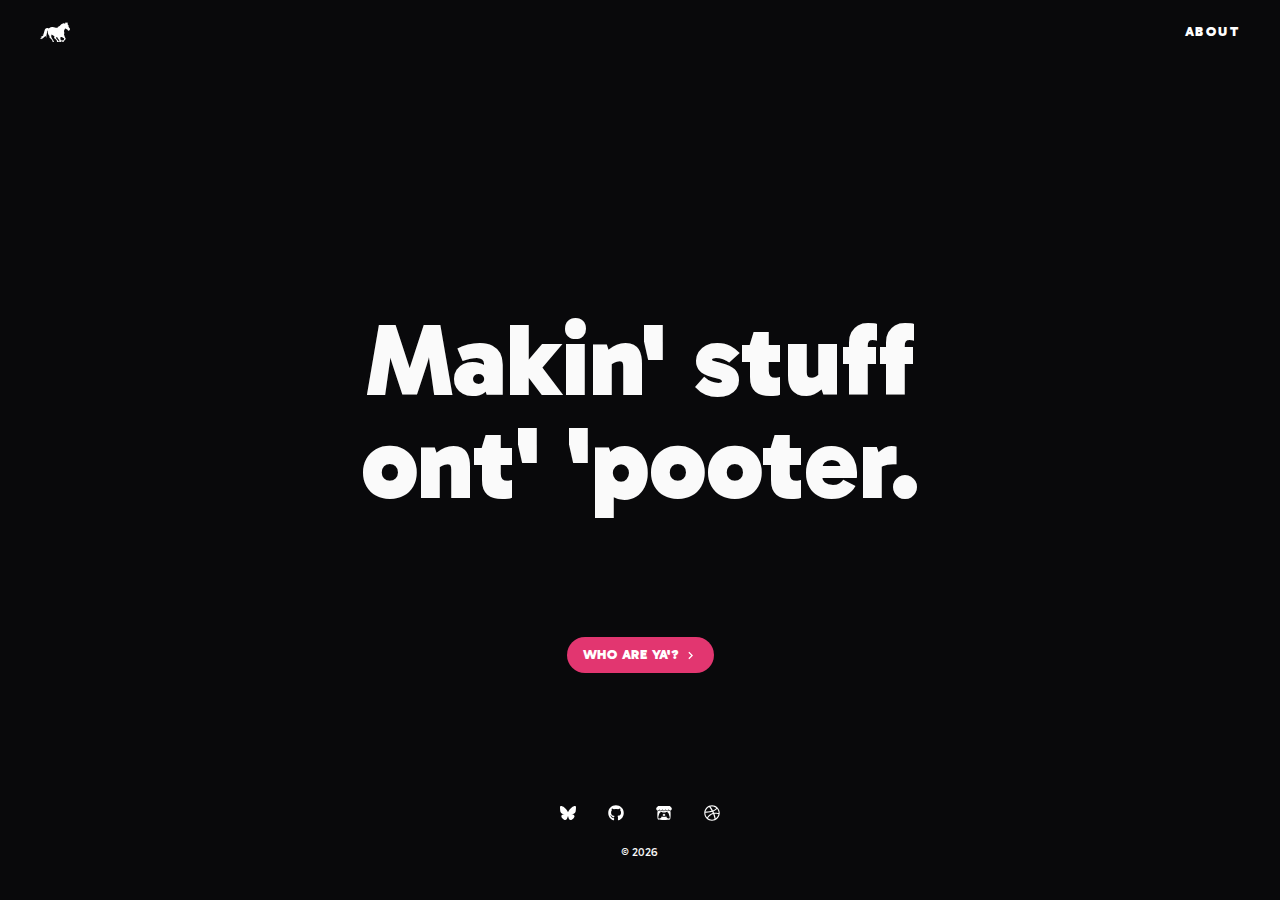
<file: index.html>
<!DOCTYPE html>
<html lang="en">

<head>
  <meta charSet="utf-8" />
  <meta name="viewport" content="width=device-width, initial-scale=1" />
  <link rel="preload" href="/_next/static/media/142a1f21d125b4aa-s.p.woff2" as="font" crossorigin=""
    type="font/woff2" />
  <link rel="stylesheet" href="/_next/static/css/36f2157f90c23fe5.css" data-precedence="next" />
  <link rel="preload" as="script" fetchPriority="low" href="/_next/static/chunks/webpack-08871e8e0f8fbbb9.js" />
  <script src="/_next/static/chunks/06a735d9-34d4865efb9f2247.js" async=""></script>
  <script src="/_next/static/chunks/489-8b51d2e63de6c956.js" async=""></script>
  <script src="/_next/static/chunks/main-app-9d952e043c3aff46.js" async=""></script>
  <script src="/_next/static/chunks/6661209f-a50698bf2fc8a014.js" async=""></script>
  <script src="/_next/static/chunks/98ac4a98-6dbbac7db08d280d.js" async=""></script>
  <script src="/_next/static/chunks/65-61bfb6d6e3829885.js" async=""></script>
  <script src="/_next/static/chunks/302-e38370af6fbffb4a.js" async=""></script>
  <script src="/_next/static/chunks/app/layout-879668f7351468f9.js" async=""></script>
  <script src="/_next/static/chunks/app/page-4b2ef270549c7f0e.js" async=""></script>
  <meta name="next-size-adjust" content="" />
  <title>GhostHorses - Making websites, games, and web apps - to a varying degree of success.</title>
  <meta name="description" content="Making websites, games, and web apps - to a varying degree of success." />
  <link rel="icon" href="/favicon.ico" type="image/x-icon" sizes="48x48" />
  <script src="/_next/static/chunks/polyfills-42372ed130431b0a.js" noModule=""></script>
</head>

<body class="__variable_2f9c97 font-global min-h-screen flex flex-col dark duration-100 antialiased">
  <nav class="bg-background">
    <div class="flex h-16 items-center px-4 md:px-10 max-w-7xl mx-auto">
      <div class="flex items-center justify-between space-x-4 flex-1"><a class="font-bold text-xl text-primary"
          href="/"><svg xmlns="http://www.w3.org/2000/svg" viewBox="0 0 587.34 409.19" width="30" fill="#fff"
            class="fill-primary transition-all hover:fill-primary">
            <title>GhostHorses</title>
            <path
              d="M372.08,409.19H353.52c-3.67-.94-7.3-2.13-11-2.77-7.92-1.37-15.89-2.45-24.18-3.69,2.48-4.19,4.29-7.8,6.62-11,1.77-2.45,3.87-5,6.43-6.43s2.71-3,2.21-5.5c-3.1-15.54-11.31-28-23.34-37.86-9.54-7.84-19.43-15.29-29.44-22.51-4-2.91-4.9-6.22-4-10.67,1.57-7.86,2.94-15.76,4.53-23.61,1.77-8.75,1.82-8.68-6.63-12.3-16.8-7.2-34.48-12.87-47.22-27.83-6,16.38-8.82,32.57-5.18,49.44,3.24,15,11.69,27.33,20.28,39.67,8.44,12.14,16.79,24.41,24.16,37.21,3.73,6.47,5.21,14.23,8.12,22.6-8,1.24-14.6,2.53-21.26,3.2-3.49.35-5.41-1.51-5.48-5.59-0.29-16.88-6.11-32.08-17.43-44.28a532.68,532.68,0,0,0-38.81-37.11c-6.32-5.56-9.32-10.55-6.89-19.25,1.84-6.61,1.62-13.44-3.34-20.05-19.12-25.49-30.59-54.09-32.48-86.18-0.34-5.75-.67-11.5-1-17.46-6.17,2-10.06,5.72-11,11.75a52.62,52.62,0,0,0-.66,13.8c1.75,14.58-1.27,28.57-4.34,42.6-3.93,17.93-8.6,35.78-7.8,54.34,0.28,6.63,1.48,13.22,2.32,20.33-11.51-10-14.22-23.21-15.67-37.5-1.83,1.48-3.16,2.49-4.42,3.59-15,13.14-29.66,26.67-45,39.33a112,112,0,0,1-45.24,22.29l13.3-14.23a102,102,0,0,0-10.37-1.09c-6.42,0-12.85.31-19.28,0.5v-2.78c13.34-7.64,26.59-15.4,36.84-27.41-7.21-4.28-17.24-.17-23.3-9.37,20.94,2.91,35.49-6.24,47.56-21a150.87,150.87,0,0,1,10.64-11c1.41-1.4,3.72-2.79,1.37-4.68-1-.83-3.74-0.53-5.13.26-2.93,1.66-5.39,4.13-8.23,6S54,255,51.37,251.53a53.57,53.57,0,0,0,18.95-23.46c3.62-8.81,6.63-17.89,9.41-27,4.85-15.89,8.64-32.14,14.13-47.8,5.29-15.09,14.77-27.12,31.06-31.94,11.26-3.33,22.36-3.75,33.39,1.41,9.63,4.5,19,5.42,26.43-4.42a6.64,6.64,0,0,1,.68-0.63C203,100.18,224.7,95,248.48,98.27c14.91,2.07,29.59,5.82,44.33,9,13.41,2.88,26.7,6.69,40.66,4.13A40,40,0,0,0,354.6,100.8c-1.61-.25-2.47-0.16-3-0.53A42.8,42.8,0,0,1,348,97.47c1.18-.68,2.28-1.69,3.55-2a69.61,69.61,0,0,0,32.09-16.69c9.9-9.09,19.27-18.75,29-28,8-7.62,17-13.91,27.84-16.82,3.83-1,7.8-1.55,11.9-2.34,0.15-2.36-.16-4.8.58-6.88a7.55,7.55,0,0,1,3.81-4c0.95-.4,2.75,1.11,4.11,1.86,3.71,2,7.18,5.24,11.12,6,7.2,1.31,14.67,1.17,21.26,1.58,2.77-5.76,4.85-10.74,7.5-15.38C503.7,9.68,507.13,4.9,510.33,0h2.78c0,3.4.15,6.81-.08,10.19-0.19,2.82.79,4,3.58,4.75,4.48,1.16,8.81,2.91,14.05,4.7L539,4.2c3.67,2.46-.8,8.82,5.71,8.07a16.64,16.64,0,0,1-.32,1.85c-6.46,20-3.29,37.36,13.5,51.22a3.81,3.81,0,0,1,1.16,3c-2.1,12.38-.07,24.23,6.37,34.76,6.66,10.88,14.55,21,21.9,31.45v9.28c-2.87,6.06-5,12.65-8.8,18.06-5.42,7.72-13.94,8.71-22.88,8-7.19-.61-10.57-4.26-13.14-11-3.35-8.75-11.94-12.45-20.13-15.95-10.25-4.38-20.48-8.81-31.07-13.37-5.86,11.76-11.87,24.61-18.63,37-2.86,5.26-3.76,10.08-2.16,15.75a147.5,147.5,0,0,1,3.23,14.9c1.95,11.27,3.79,22.61.78,34-1.17,4.43-4.38,8.71-4.26,13,0.13,4.48,3.47,8.78,4.83,13.32,3.27,10.91,6,22,9.32,32.87,2.74,9,7,17.06,14.43,23.29a8.55,8.55,0,0,1,2.8,5.66c0.17,9.47-2,18.44-7.86,26.08-3.74,4.9-7.92,9.47-12.08,14-5.87,6.43-11.27,13.12-13.9,21.61-0.53,1.7-1,3.42-1.41,4.93-11.37,0-22.2.34-33-.11-8.21-.34-15.6-2.86-18.36-13.45-2.11,5.92-3.69,10.73-5.58,15.4-0.55,1.36-1.87,3.22-3,3.39C392.84,393.18,382.46,401.17,372.08,409.19Zm26.82-95.75a102.3,102.3,0,0,0,7.3,39.28c4.09,10.45,4.08,10.46,14.79,7.23,7.89-2.38,15.85-3.5,23.25,1.06,3.22,2,5.46,1.95,8.09-.52,1.57-1.47,3.44-2.61,5.09-4,10.21-8.64,15.91-19.5,15.86-33,0-1.4-.73-3.41-1.8-4.11-9.24-6.1-18.69-11.87-28-17.93-6.37-4.16-12.79-8.14-20.63-8.65A27.62,27.62,0,0,0,401,300.94C398.58,303.41,399.51,309.17,398.9,313.44Zm-61.41-13.55c-2.89-.28-4.81-0.19-6.56-0.7s-3.55-1.86-5.44-2.44c-5.67-1.75-7.73-.23-8.15,5.57-0.82,11.27,1.88,21.62,9.2,30.22,6.09,7.16,12.83,13.79,19.57,20.37,9.39,9.17,17.72,18.94,20.42,31.48,3.88-1,7.5-2.16,11.2-2.94,5.33-1.12,5.47-1.29,3.86-6.67-3.29-10.94-9.07-20.55-15.67-29.73C355.22,330.19,342.94,316.34,337.49,299.89Z">
            </path>
          </svg></a>
        <div class="hidden md:flex items-center space-x-6 ml-6"><a
            class="relative inline-flex items-center gap-1 font-global after:absolute after:bottom-0 after:left-0 after:h-[2px] after:w-full no-underline after:origin-bottom-right after:scale-x-0 after:bg-primary after:transition-transform after:ease-in-out after:content-[&#x27;&#x27;] hover:after:origin-bottom-left hover:after:scale-x-100 text-white text-sm font-extrabold uppercase tracking-widest py-2 transition-colors hover:text-primary"
            href="/about">About</a></div>
      </div>
      <div class="md:hidden"><button
          class="inline-flex items-center justify-center gap-2 whitespace-nowrap rounded-md text-sm font-semibold transition-colors focus-visible:outline-none focus-visible:ring-1 focus-visible:ring-ring disabled:pointer-events-none disabled:opacity-50 [&amp;_svg]:pointer-events-none [&amp;_svg]:shrink-0 hover:bg-accent hover:text-accent-foreground h-9 w-9 p-0"
          type="button" aria-haspopup="dialog" aria-expanded="false" aria-controls="radix-:R2bb:"
          data-state="closed"><svg xmlns="http://www.w3.org/2000/svg" width="20" height="20" viewBox="0 0 24 24"
            fill="none" stroke="currentColor" stroke-width="2" stroke-linecap="round" stroke-linejoin="round"
            class="lucide lucide-menu">
            <line x1="4" x2="20" y1="12" y2="12"></line>
            <line x1="4" x2="20" y1="6" y2="6"></line>
            <line x1="4" x2="20" y1="18" y2="18"></line>
          </svg><span class="sr-only">Toggle menu</span></button></div>
    </div>
  </nav>
  <div class="flex-1 flex flex-col items-center justify-center">
    <main class="relative flex flex-col flex-1">
      <div class="flex flex-col items-center justify-center text-center flex-1">
        <h1 class="py-2 px-4 mb-10 text-5xl sm:text-6xl md:text-[8vw]">Makin&#x27; stuff<br />ont&#x27; &#x27;pooter.
        </h1><a
          class="inline-flex text-nowrap items-center justify-center font-global duration-200 transition-all rounded-full bg-primary text-white border-primary hover:text-black hover:border-white overflow-hidden after:content-[&#x27;&#x27;] border-0 after:rounded-full after:absolute after:top-0 after:bottom-0 after:left-0 after:right-0 after:bg-white after:transition-transform after:origin-bottom-right after:scale-x-0 after:duration-400 after:ease-in-out hover:after:origin-bottom-left hover:after:scale-x-100 text-sm px-4 py-2 gap-1 font-bold uppercase mt-auto absolute bottom-10 md:bottom-14 lg:bottom-24 xl:bottom-32"
          href="/about"><span class="flex items-center gap-1 relative z-30">Who are ya&#x27;?<!-- --> <svg
              stroke="currentColor" fill="currentColor" stroke-width="0" viewBox="0 0 24 24" data-testid="chevron-icon"
              height="15" width="15" xmlns="http://www.w3.org/2000/svg">
              <path fill="none" d="M0 0h24v24H0V0z"></path>
              <path d="M8.59 16.59 13.17 12 8.59 7.41 10 6l6 6-6 6-1.41-1.41z"></path>
            </svg></span></a>
      </div>
    </main>
  </div>
  <footer class="mt-auto mb-10 flex flex-col items-center justify-center gap-4 container mx-auto relative">
    <ul class="grid grid-cols-2 gap-2 md:grid-cols-4">
      <li><span data-state="closed"><a
            class="inline-flex text-nowrap items-center justify-center rounded-full font-global duration-200 transition-all bg-transparent border-transparent text-white hover:bg-white hover:border-secondary hover:text-black text-[10px] px-3 py-1 gap-1 font-bold uppercase"
            target="_blank" title="Find me on Bluesky" href="https://bsky.app/profile/thathurtabit.bsky.social"><span
              class="flex items-center gap-1 relative z-30"><svg stroke="currentColor" fill="currentColor"
                stroke-width="0" viewBox="0 0 576 512" height="1em" width="1em" xmlns="http://www.w3.org/2000/svg">
                <path
                  d="M407.8 294.7c-3.3-.4-6.7-.8-10-1.3c3.4 .4 6.7 .9 10 1.3zM288 227.1C261.9 176.4 190.9 81.9 124.9 35.3C61.6-9.4 37.5-1.7 21.6 5.5C3.3 13.8 0 41.9 0 58.4S9.1 194 15 213.9c19.5 65.7 89.1 87.9 153.2 80.7c3.3-.5 6.6-.9 10-1.4c-3.3 .5-6.6 1-10 1.4C74.3 308.6-9.1 342.8 100.3 464.5C220.6 589.1 265.1 437.8 288 361.1c22.9 76.7 49.2 222.5 185.6 103.4c102.4-103.4 28.1-156-65.8-169.9c-3.3-.4-6.7-.8-10-1.3c3.4 .4 6.7 .9 10 1.3c64.1 7.1 133.6-15.1 153.2-80.7C566.9 194 576 75 576 58.4s-3.3-44.7-21.6-52.9c-15.8-7.1-40-14.9-103.2 29.8C385.1 81.9 314.1 176.4 288 227.1z">
                </path>
              </svg> </span></a></span></li>
      <li><span data-state="closed"><a
            class="inline-flex text-nowrap items-center justify-center rounded-full font-global duration-200 transition-all bg-transparent border-transparent text-white hover:bg-white hover:border-secondary hover:text-black text-[10px] px-3 py-1 gap-1 font-bold uppercase"
            target="_blank" title="Find me on GitHub" href="https://github.com/thathurtabit"><span
              class="flex items-center gap-1 relative z-30"><svg stroke="currentColor" fill="currentColor"
                stroke-width="0" viewBox="0 0 496 512" height="1em" width="1em" xmlns="http://www.w3.org/2000/svg">
                <path
                  d="M165.9 397.4c0 2-2.3 3.6-5.2 3.6-3.3.3-5.6-1.3-5.6-3.6 0-2 2.3-3.6 5.2-3.6 3-.3 5.6 1.3 5.6 3.6zm-31.1-4.5c-.7 2 1.3 4.3 4.3 4.9 2.6 1 5.6 0 6.2-2s-1.3-4.3-4.3-5.2c-2.6-.7-5.5.3-6.2 2.3zm44.2-1.7c-2.9.7-4.9 2.6-4.6 4.9.3 2 2.9 3.3 5.9 2.6 2.9-.7 4.9-2.6 4.6-4.6-.3-1.9-3-3.2-5.9-2.9zM244.8 8C106.1 8 0 113.3 0 252c0 110.9 69.8 205.8 169.5 239.2 12.8 2.3 17.3-5.6 17.3-12.1 0-6.2-.3-40.4-.3-61.4 0 0-70 15-84.7-29.8 0 0-11.4-29.1-27.8-36.6 0 0-22.9-15.7 1.6-15.4 0 0 24.9 2 38.6 25.8 21.9 38.6 58.6 27.5 72.9 20.9 2.3-16 8.8-27.1 16-33.7-55.9-6.2-112.3-14.3-112.3-110.5 0-27.5 7.6-41.3 23.6-58.9-2.6-6.5-11.1-33.3 2.6-67.9 20.9-6.5 69 27 69 27 20-5.6 41.5-8.5 62.8-8.5s42.8 2.9 62.8 8.5c0 0 48.1-33.6 69-27 13.7 34.7 5.2 61.4 2.6 67.9 16 17.7 25.8 31.5 25.8 58.9 0 96.5-58.9 104.2-114.8 110.5 9.2 7.9 17 22.9 17 46.4 0 33.7-.3 75.4-.3 83.6 0 6.5 4.6 14.4 17.3 12.1C428.2 457.8 496 362.9 496 252 496 113.3 383.5 8 244.8 8zM97.2 352.9c-1.3 1-1 3.3.7 5.2 1.6 1.6 3.9 2.3 5.2 1 1.3-1 1-3.3-.7-5.2-1.6-1.6-3.9-2.3-5.2-1zm-10.8-8.1c-.7 1.3.3 2.9 2.3 3.9 1.6 1 3.6.7 4.3-.7.7-1.3-.3-2.9-2.3-3.9-2-.6-3.6-.3-4.3.7zm32.4 35.6c-1.6 1.3-1 4.3 1.3 6.2 2.3 2.3 5.2 2.6 6.5 1 1.3-1.3.7-4.3-1.3-6.2-2.2-2.3-5.2-2.6-6.5-1zm-11.4-14.7c-1.6 1-1.6 3.6 0 5.9 1.6 2.3 4.3 3.3 5.6 2.3 1.6-1.3 1.6-3.9 0-6.2-1.4-2.3-4-3.3-5.6-2z">
                </path>
              </svg> </span></a></span></li>
      <li><span data-state="closed"><a
            class="inline-flex text-nowrap items-center justify-center rounded-full font-global duration-200 transition-all bg-transparent border-transparent text-white hover:bg-white hover:border-secondary hover:text-black text-[10px] px-3 py-1 gap-1 font-bold uppercase"
            target="_blank" title="Find me on itch.io" href="https://thathurtabit.itch.io/"><span
              class="flex items-center gap-1 relative z-30"><svg stroke="currentColor" fill="currentColor"
                stroke-width="0" viewBox="0 0 512 512" height="1em" width="1em" xmlns="http://www.w3.org/2000/svg">
                <path
                  d="M71.92 34.77C50.2 47.67 7.4 96.84 7 109.73v21.34c0 27.06 25.29 50.84 48.25 50.84 27.57 0 50.54-22.85 50.54-50 0 27.12 22.18 50 49.76 50s49-22.85 49-50c0 27.12 23.59 50 51.16 50h.5c27.57 0 51.16-22.85 51.16-50 0 27.12 21.47 50 49 50s49.76-22.85 49.76-50c0 27.12 23 50 50.54 50 23 0 48.25-23.78 48.25-50.84v-21.34c-.4-12.9-43.2-62.07-64.92-75C372.56 32.4 325.76 32 256 32S91.14 33.1 71.92 34.77zm132.32 134.39c-22 38.4-77.9 38.71-99.85.25-13.17 23.14-43.17 32.07-56 27.66-3.87 40.15-13.67 237.13 17.73 269.15 80 18.67 302.08 18.12 379.76 0 31.65-32.27 21.32-232 17.75-269.15-12.92 4.44-42.88-4.6-56-27.66-22 38.52-77.85 38.1-99.85-.24-7.1 12.49-23.05 28.94-51.76 28.94a57.54 57.54 0 0 1-51.75-28.94zm-41.58 53.77c16.47 0 31.09 0 49.22 19.78a436.91 436.91 0 0 1 88.18 0C318.22 223 332.85 223 349.31 223c52.33 0 65.22 77.53 83.87 144.45 17.26 62.15-5.52 63.67-33.95 63.73-42.15-1.57-65.49-32.18-65.49-62.79-39.25 6.43-101.93 8.79-155.55 0 0 30.61-23.34 61.22-65.49 62.79-28.42-.06-51.2-1.58-33.94-63.73 18.67-67 31.56-144.45 83.88-144.45zM256 270.79s-44.38 40.77-52.35 55.21l29-1.17v25.32c0 1.55 21.34.16 23.33.16 11.65.54 23.31 1 23.31-.16v-25.28l29 1.17c-8-14.48-52.35-55.24-52.35-55.24z">
                </path>
              </svg> </span></a></span></li>
      <li><span data-state="closed"><a
            class="inline-flex text-nowrap items-center justify-center rounded-full font-global duration-200 transition-all bg-transparent border-transparent text-white hover:bg-white hover:border-secondary hover:text-black text-[10px] px-3 py-1 gap-1 font-bold uppercase"
            target="_blank" title="Find me on Dribble - Is this still a thing?"
            href="https://dribbble.com/thathurtabit"><span class="flex items-center gap-1 relative z-30"><svg
                stroke="currentColor" fill="currentColor" stroke-width="0" viewBox="0 0 512 512" height="1em"
                width="1em" xmlns="http://www.w3.org/2000/svg">
                <path
                  d="M256 8C119.252 8 8 119.252 8 256s111.252 248 248 248 248-111.252 248-248S392.748 8 256 8zm163.97 114.366c29.503 36.046 47.369 81.957 47.835 131.955-6.984-1.477-77.018-15.682-147.502-6.818-5.752-14.041-11.181-26.393-18.617-41.614 78.321-31.977 113.818-77.482 118.284-83.523zM396.421 97.87c-3.81 5.427-35.697 48.286-111.021 76.519-34.712-63.776-73.185-116.168-79.04-124.008 67.176-16.193 137.966 1.27 190.061 47.489zm-230.48-33.25c5.585 7.659 43.438 60.116 78.537 122.509-99.087 26.313-186.36 25.934-195.834 25.809C62.38 147.205 106.678 92.573 165.941 64.62zM44.17 256.323c0-2.166.043-4.322.108-6.473 9.268.19 111.92 1.513 217.706-30.146 6.064 11.868 11.857 23.915 17.174 35.949-76.599 21.575-146.194 83.527-180.531 142.306C64.794 360.405 44.17 310.73 44.17 256.323zm81.807 167.113c22.127-45.233 82.178-103.622 167.579-132.756 29.74 77.283 42.039 142.053 45.189 160.638-68.112 29.013-150.015 21.053-212.768-27.882zm248.38 8.489c-2.171-12.886-13.446-74.897-41.152-151.033 66.38-10.626 124.7 6.768 131.947 9.055-9.442 58.941-43.273 109.844-90.795 141.978z">
                </path>
              </svg> </span></a></span></li>
    </ul>
    <p class=""><small class="flex items-center gap-1 justify-center text-xs"><span data-state="closed"><span
            class="relative top-[0.1rem] mr-[2px]">©</span>2025</span></small></p>
  </footer>
  <div role="region" aria-label="Notifications (F8)" tabindex="-1" style="pointer-events:none">
    <ol tabindex="-1"
      class="fixed top-0 z-[100] flex max-h-screen w-full flex-col-reverse p-4 sm:bottom-0 sm:right-0 sm:top-auto sm:flex-col md:max-w-[420px]">
    </ol>
  </div>
  <script src="/_next/static/chunks/webpack-08871e8e0f8fbbb9.js" async=""></script>
  <script>(self.__next_f = self.__next_f || []).push([0])</script>
  <script>self.__next_f.push([1, "1:\"$Sreact.fragment\"\n2:I[7723,[\"639\",\"static/chunks/6661209f-a50698bf2fc8a014.js\",\"174\",\"static/chunks/98ac4a98-6dbbac7db08d280d.js\",\"65\",\"static/chunks/65-61bfb6d6e3829885.js\",\"302\",\"static/chunks/302-e38370af6fbffb4a.js\",\"177\",\"static/chunks/app/layout-879668f7351468f9.js\"],\"TooltipProvider\"]\n3:I[9511,[\"639\",\"static/chunks/6661209f-a50698bf2fc8a014.js\",\"174\",\"static/chunks/98ac4a98-6dbbac7db08d280d.js\",\"65\",\"static/chunks/65-61bfb6d6e3829885.js\",\"302\",\"static/chunks/302-e38370af6fbffb4a.js\",\"177\",\"static/chunks/app/layout-879668f7351468f9.js\"],\"NavigationMain\"]\n4:I[496,[],\"\"]\n5:I[8934,[],\"\"]\n6:I[9347,[\"639\",\"static/chunks/6661209f-a50698bf2fc8a014.js\",\"174\",\"static/chunks/98ac4a98-6dbbac7db08d280d.js\",\"65\",\"static/chunks/65-61bfb6d6e3829885.js\",\"302\",\"static/chunks/302-e38370af6fbffb4a.js\",\"177\",\"static/chunks/app/layout-879668f7351468f9.js\"],\"Footer\"]\n7:I[764,[\"639\",\"static/chunks/6661209f-a50698bf2fc8a014.js\",\"174\",\"static/chunks/98ac4a98-6dbbac7db08d280d.js\",\"65\",\"static/chunks/65-61bfb6d6e3829885.js\",\"302\",\"static/chunks/302-e38370af6fbffb4a.js\",\"177\",\"static/chunks/app/layout-879668f7351468f9.js\"],\"Toaster\"]\n8:I[2065,[\"65\",\"static/chunks/65-61bfb6d6e3829885.js\",\"974\",\"static/chunks/app/page-4b2ef270549c7f0e.js\"],\"\"]\n9:I[7681,[],\"OutletBoundary\"]\nb:I[7681,[],\"MetadataBoundary\"]\nd:I[7681,[],\"ViewportBoundary\"]\nf:I[5103,[],\"\"]\n:HL[\"/_next/static/media/142a1f21d125b4aa-s.p.woff2\",\"font\",{\"crossOrigin\":\"\",\"type\":\"font/woff2\"}]\n:HL[\"/_next/static/css/36f2157f90c23fe5.css\",\"style\"]\n"])</script>
  <script>self.__next_f.push([1, "0:{\"P\":null,\"b\":\"EOkS95tVjoccCM1BSD0Ke\",\"p\":\"\",\"c\":[\"\",\"\"],\"i\":false,\"f\":[[[\"\",{\"children\":[\"__PAGE__\",{}]},\"$undefined\",\"$undefined\",true],[\"\",[\"$\",\"$1\",\"c\",{\"children\":[[[\"$\",\"link\",\"0\",{\"rel\":\"stylesheet\",\"href\":\"/_next/static/css/36f2157f90c23fe5.css\",\"precedence\":\"next\",\"crossOrigin\":\"$undefined\",\"nonce\":\"$undefined\"}]],[\"$\",\"html\",null,{\"lang\":\"en\",\"children\":[\"$\",\"body\",null,{\"className\":\"__variable_2f9c97 font-global min-h-screen flex flex-col dark duration-100 antialiased\",\"children\":[[\"$\",\"$L2\",null,{\"children\":[[\"$\",\"$L3\",null,{}],[\"$\",\"$L4\",null,{\"parallelRouterKey\":\"children\",\"segmentPath\":[\"children\"],\"error\":\"$undefined\",\"errorStyles\":\"$undefined\",\"errorScripts\":\"$undefined\",\"template\":[\"$\",\"$L5\",null,{}],\"templateStyles\":\"$undefined\",\"templateScripts\":\"$undefined\",\"notFound\":[[],[[\"$\",\"title\",null,{\"children\":\"404: This page could not be found.\"}],[\"$\",\"div\",null,{\"style\":{\"fontFamily\":\"system-ui,\\\"Segoe UI\\\",Roboto,Helvetica,Arial,sans-serif,\\\"Apple Color Emoji\\\",\\\"Segoe UI Emoji\\\"\",\"height\":\"100vh\",\"textAlign\":\"center\",\"display\":\"flex\",\"flexDirection\":\"column\",\"alignItems\":\"center\",\"justifyContent\":\"center\"},\"children\":[\"$\",\"div\",null,{\"children\":[[\"$\",\"style\",null,{\"dangerouslySetInnerHTML\":{\"__html\":\"body{color:#000;background:#fff;margin:0}.next-error-h1{border-right:1px solid rgba(0,0,0,.3)}@media (prefers-color-scheme:dark){body{color:#fff;background:#000}.next-error-h1{border-right:1px solid rgba(255,255,255,.3)}}\"}}],[\"$\",\"h1\",null,{\"className\":\"next-error-h1\",\"style\":{\"display\":\"inline-block\",\"margin\":\"0 20px 0 0\",\"padding\":\"0 23px 0 0\",\"fontSize\":24,\"fontWeight\":500,\"verticalAlign\":\"top\",\"lineHeight\":\"49px\"},\"children\":404}],[\"$\",\"div\",null,{\"style\":{\"display\":\"inline-block\"},\"children\":[\"$\",\"h2\",null,{\"style\":{\"fontSize\":14,\"fontWeight\":400,\"lineHeight\":\"49px\",\"margin\":0},\"children\":\"This page could not be found.\"}]}]]}]}]]],\"forbidden\":\"$undefined\",\"unauthorized\":\"$undefined\"}],[\"$\",\"$L6\",null,{}]]}],[\"$\",\"$L7\",null,{}]]}]}]]}],{\"children\":[\"__PAGE__\",[\"$\",\"$1\",\"c\",{\"children\":[[\"$\",\"div\",null,{\"className\":\"flex-1 flex flex-col items-center justify-center\",\"children\":[\"$\",\"main\",null,{\"className\":\"relative flex flex-col flex-1\",\"children\":[\"$\",\"div\",null,{\"className\":\"flex flex-col items-center justify-center text-center flex-1\",\"children\":[[\"$\",\"h1\",null,{\"className\":\"py-2 px-4 mb-10 text-5xl sm:text-6xl md:text-[8vw]\",\"children\":[\"Makin' stuff\",[\"$\",\"br\",null,{}],\"ont' 'pooter.\"]}],[\"$\",\"$L8\",null,{\"className\":\"inline-flex text-nowrap items-center justify-center font-global duration-200 transition-all rounded-full bg-primary text-white border-primary hover:text-black hover:border-white overflow-hidden after:content-[''] border-0 after:rounded-full after:absolute after:top-0 after:bottom-0 after:left-0 after:right-0 after:bg-white after:transition-transform after:origin-bottom-right after:scale-x-0 after:duration-400 after:ease-in-out hover:after:origin-bottom-left hover:after:scale-x-100 text-sm px-4 py-2 gap-1 font-bold uppercase mt-auto absolute bottom-10 md:bottom-14 lg:bottom-24 xl:bottom-32\",\"href\":\"/about\",\"children\":[\"$\",\"span\",null,{\"className\":\"flex items-center gap-1 relative z-30\",\"children\":[\"Who are ya'?\",\" \",[\"$\",\"svg\",null,{\"stroke\":\"currentColor\",\"fill\":\"currentColor\",\"strokeWidth\":\"0\",\"viewBox\":\"0 0 24 24\",\"data-testid\":\"chevron-icon\",\"children\":[\"$undefined\",[[\"$\",\"path\",\"0\",{\"fill\":\"none\",\"d\":\"M0 0h24v24H0V0z\",\"children\":[]}],[\"$\",\"path\",\"1\",{\"d\":\"M8.59 16.59 13.17 12 8.59 7.41 10 6l6 6-6 6-1.41-1.41z\",\"children\":[]}]]],\"className\":\"$undefined\",\"style\":{\"color\":\"$undefined\"},\"height\":15,\"width\":15,\"xmlns\":\"http://www.w3.org/2000/svg\"}]]}]}]]}]}]}],null,[\"$\",\"$L9\",null,{\"children\":\"$La\"}]]}],{},null,false]},null,false],[\"$\",\"$1\",\"h\",{\"children\":[null,[\"$\",\"$1\",\"XgTPcQFQ87UslYv8CYtHH\",{\"children\":[[\"$\",\"$Lb\",null,{\"children\":\"$Lc\"}],[\"$\",\"$Ld\",null,{\"children\":\"$Le\"}],[\"$\",\"meta\",null,{\"name\":\"next-size-adjust\",\"content\":\"\"}]]}]]}],false]],\"m\":\"$undefined\",\"G\":[\"$f\",\"$undefined\"],\"s\":false,\"S\":true}\n"])</script>
  <script>self.__next_f.push([1, "e:[[\"$\",\"meta\",\"0\",{\"name\":\"viewport\",\"content\":\"width=device-width, initial-scale=1\"}]]\nc:[[\"$\",\"meta\",\"0\",{\"charSet\":\"utf-8\"}],[\"$\",\"title\",\"1\",{\"children\":\"GhostHorses - Making websites, games, and web apps - to a varying degree of success.\"}],[\"$\",\"meta\",\"2\",{\"name\":\"description\",\"content\":\"Making websites, games, and web apps - to a varying degree of success.\"}],[\"$\",\"link\",\"3\",{\"rel\":\"icon\",\"href\":\"/favicon.ico\",\"type\":\"image/x-icon\",\"sizes\":\"48x48\"}]]\n"])</script>
  <script>self.__next_f.push([1, "a:null\n"])</script>
</body>

</html>
</file>
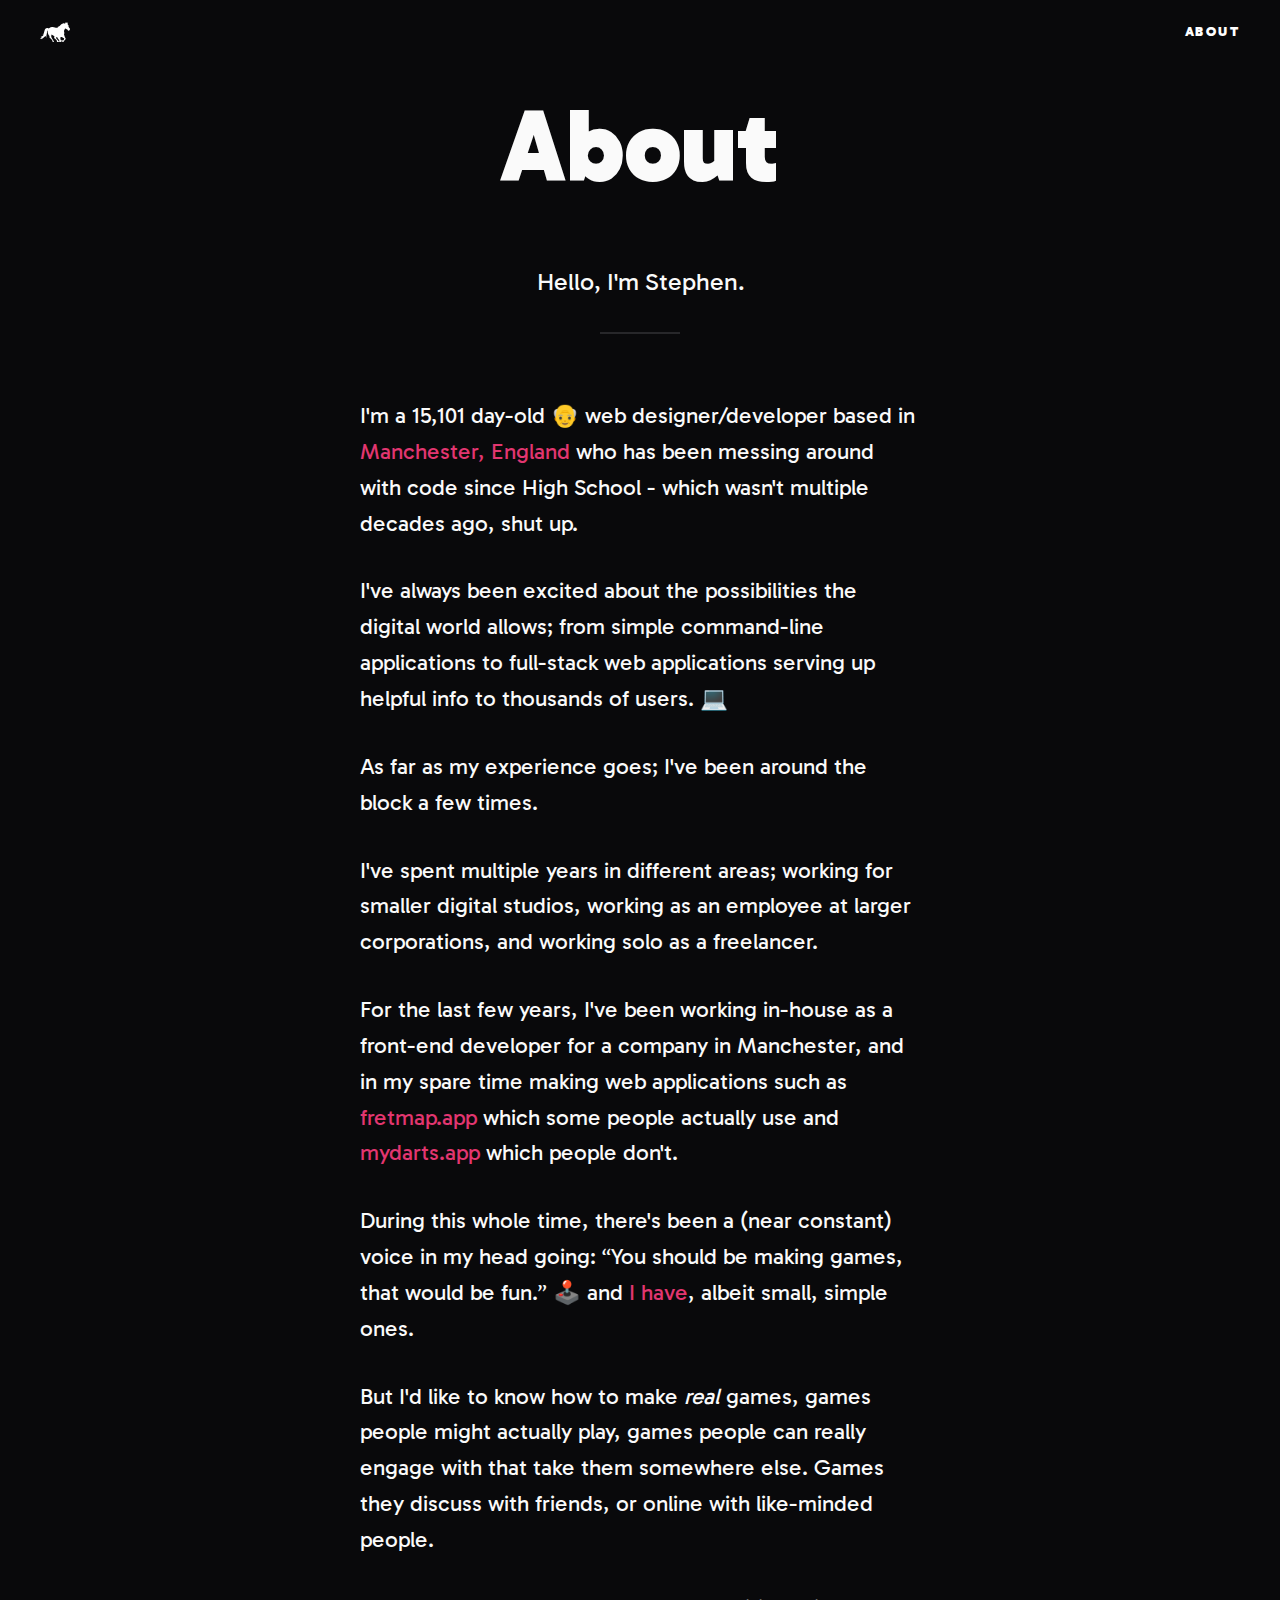
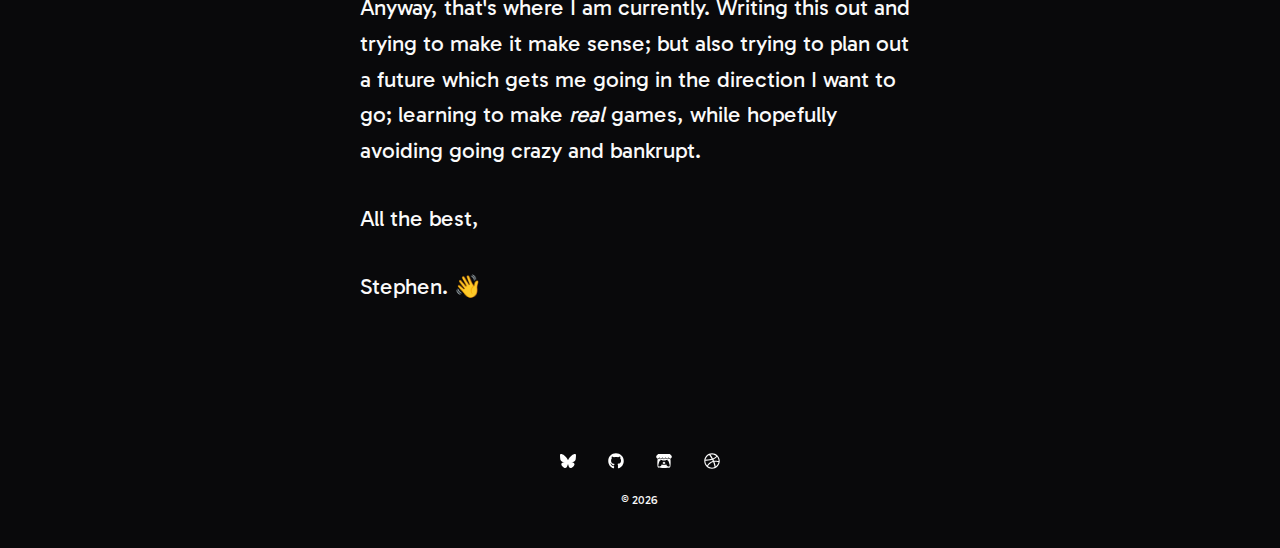
<file: about.html>
<!DOCTYPE html><html lang="en"><head><meta charSet="utf-8"/><meta name="viewport" content="width=device-width, initial-scale=1"/><link rel="preload" href="/_next/static/media/142a1f21d125b4aa-s.p.woff2" as="font" crossorigin="" type="font/woff2"/><link rel="stylesheet" href="/_next/static/css/36f2157f90c23fe5.css" data-precedence="next"/><link rel="preload" as="script" fetchPriority="low" href="/_next/static/chunks/webpack-08871e8e0f8fbbb9.js"/><script src="/_next/static/chunks/06a735d9-34d4865efb9f2247.js" async=""></script><script src="/_next/static/chunks/489-8b51d2e63de6c956.js" async=""></script><script src="/_next/static/chunks/main-app-9d952e043c3aff46.js" async=""></script><script src="/_next/static/chunks/6661209f-a50698bf2fc8a014.js" async=""></script><script src="/_next/static/chunks/98ac4a98-6dbbac7db08d280d.js" async=""></script><script src="/_next/static/chunks/65-61bfb6d6e3829885.js" async=""></script><script src="/_next/static/chunks/302-e38370af6fbffb4a.js" async=""></script><script src="/_next/static/chunks/app/layout-879668f7351468f9.js" async=""></script><script src="/_next/static/chunks/app/about/page-54551cdd0324cc77.js" async=""></script><meta name="next-size-adjust" content=""/><title>About - GhostHorses</title><meta name="description" content="I&amp;apos;m a 15,101 day-old web designer/developer based in Manchester, England who has been messing around with code since High School - which wasn&amp;apos;t multiple decades ago, shut up."/><link rel="icon" href="/favicon.ico" type="image/x-icon" sizes="48x48"/><script src="/_next/static/chunks/polyfills-42372ed130431b0a.js" noModule=""></script></head><body class="__variable_2f9c97 font-global min-h-screen flex flex-col dark duration-100 antialiased"><nav class="bg-background"><div class="flex h-16 items-center px-4 md:px-10 max-w-7xl mx-auto"><div class="flex items-center justify-between space-x-4 flex-1"><a class="font-bold text-xl text-primary" href="/"><svg xmlns="http://www.w3.org/2000/svg" viewBox="0 0 587.34 409.19" width="30" fill="#fff" class=" transition-all hover:fill-primary"><title>GhostHorses</title><path d="M372.08,409.19H353.52c-3.67-.94-7.3-2.13-11-2.77-7.92-1.37-15.89-2.45-24.18-3.69,2.48-4.19,4.29-7.8,6.62-11,1.77-2.45,3.87-5,6.43-6.43s2.71-3,2.21-5.5c-3.1-15.54-11.31-28-23.34-37.86-9.54-7.84-19.43-15.29-29.44-22.51-4-2.91-4.9-6.22-4-10.67,1.57-7.86,2.94-15.76,4.53-23.61,1.77-8.75,1.82-8.68-6.63-12.3-16.8-7.2-34.48-12.87-47.22-27.83-6,16.38-8.82,32.57-5.18,49.44,3.24,15,11.69,27.33,20.28,39.67,8.44,12.14,16.79,24.41,24.16,37.21,3.73,6.47,5.21,14.23,8.12,22.6-8,1.24-14.6,2.53-21.26,3.2-3.49.35-5.41-1.51-5.48-5.59-0.29-16.88-6.11-32.08-17.43-44.28a532.68,532.68,0,0,0-38.81-37.11c-6.32-5.56-9.32-10.55-6.89-19.25,1.84-6.61,1.62-13.44-3.34-20.05-19.12-25.49-30.59-54.09-32.48-86.18-0.34-5.75-.67-11.5-1-17.46-6.17,2-10.06,5.72-11,11.75a52.62,52.62,0,0,0-.66,13.8c1.75,14.58-1.27,28.57-4.34,42.6-3.93,17.93-8.6,35.78-7.8,54.34,0.28,6.63,1.48,13.22,2.32,20.33-11.51-10-14.22-23.21-15.67-37.5-1.83,1.48-3.16,2.49-4.42,3.59-15,13.14-29.66,26.67-45,39.33a112,112,0,0,1-45.24,22.29l13.3-14.23a102,102,0,0,0-10.37-1.09c-6.42,0-12.85.31-19.28,0.5v-2.78c13.34-7.64,26.59-15.4,36.84-27.41-7.21-4.28-17.24-.17-23.3-9.37,20.94,2.91,35.49-6.24,47.56-21a150.87,150.87,0,0,1,10.64-11c1.41-1.4,3.72-2.79,1.37-4.68-1-.83-3.74-0.53-5.13.26-2.93,1.66-5.39,4.13-8.23,6S54,255,51.37,251.53a53.57,53.57,0,0,0,18.95-23.46c3.62-8.81,6.63-17.89,9.41-27,4.85-15.89,8.64-32.14,14.13-47.8,5.29-15.09,14.77-27.12,31.06-31.94,11.26-3.33,22.36-3.75,33.39,1.41,9.63,4.5,19,5.42,26.43-4.42a6.64,6.64,0,0,1,.68-0.63C203,100.18,224.7,95,248.48,98.27c14.91,2.07,29.59,5.82,44.33,9,13.41,2.88,26.7,6.69,40.66,4.13A40,40,0,0,0,354.6,100.8c-1.61-.25-2.47-0.16-3-0.53A42.8,42.8,0,0,1,348,97.47c1.18-.68,2.28-1.69,3.55-2a69.61,69.61,0,0,0,32.09-16.69c9.9-9.09,19.27-18.75,29-28,8-7.62,17-13.91,27.84-16.82,3.83-1,7.8-1.55,11.9-2.34,0.15-2.36-.16-4.8.58-6.88a7.55,7.55,0,0,1,3.81-4c0.95-.4,2.75,1.11,4.11,1.86,3.71,2,7.18,5.24,11.12,6,7.2,1.31,14.67,1.17,21.26,1.58,2.77-5.76,4.85-10.74,7.5-15.38C503.7,9.68,507.13,4.9,510.33,0h2.78c0,3.4.15,6.81-.08,10.19-0.19,2.82.79,4,3.58,4.75,4.48,1.16,8.81,2.91,14.05,4.7L539,4.2c3.67,2.46-.8,8.82,5.71,8.07a16.64,16.64,0,0,1-.32,1.85c-6.46,20-3.29,37.36,13.5,51.22a3.81,3.81,0,0,1,1.16,3c-2.1,12.38-.07,24.23,6.37,34.76,6.66,10.88,14.55,21,21.9,31.45v9.28c-2.87,6.06-5,12.65-8.8,18.06-5.42,7.72-13.94,8.71-22.88,8-7.19-.61-10.57-4.26-13.14-11-3.35-8.75-11.94-12.45-20.13-15.95-10.25-4.38-20.48-8.81-31.07-13.37-5.86,11.76-11.87,24.61-18.63,37-2.86,5.26-3.76,10.08-2.16,15.75a147.5,147.5,0,0,1,3.23,14.9c1.95,11.27,3.79,22.61.78,34-1.17,4.43-4.38,8.71-4.26,13,0.13,4.48,3.47,8.78,4.83,13.32,3.27,10.91,6,22,9.32,32.87,2.74,9,7,17.06,14.43,23.29a8.55,8.55,0,0,1,2.8,5.66c0.17,9.47-2,18.44-7.86,26.08-3.74,4.9-7.92,9.47-12.08,14-5.87,6.43-11.27,13.12-13.9,21.61-0.53,1.7-1,3.42-1.41,4.93-11.37,0-22.2.34-33-.11-8.21-.34-15.6-2.86-18.36-13.45-2.11,5.92-3.69,10.73-5.58,15.4-0.55,1.36-1.87,3.22-3,3.39C392.84,393.18,382.46,401.17,372.08,409.19Zm26.82-95.75a102.3,102.3,0,0,0,7.3,39.28c4.09,10.45,4.08,10.46,14.79,7.23,7.89-2.38,15.85-3.5,23.25,1.06,3.22,2,5.46,1.95,8.09-.52,1.57-1.47,3.44-2.61,5.09-4,10.21-8.64,15.91-19.5,15.86-33,0-1.4-.73-3.41-1.8-4.11-9.24-6.1-18.69-11.87-28-17.93-6.37-4.16-12.79-8.14-20.63-8.65A27.62,27.62,0,0,0,401,300.94C398.58,303.41,399.51,309.17,398.9,313.44Zm-61.41-13.55c-2.89-.28-4.81-0.19-6.56-0.7s-3.55-1.86-5.44-2.44c-5.67-1.75-7.73-.23-8.15,5.57-0.82,11.27,1.88,21.62,9.2,30.22,6.09,7.16,12.83,13.79,19.57,20.37,9.39,9.17,17.72,18.94,20.42,31.48,3.88-1,7.5-2.16,11.2-2.94,5.33-1.12,5.47-1.29,3.86-6.67-3.29-10.94-9.07-20.55-15.67-29.73C355.22,330.19,342.94,316.34,337.49,299.89Z"></path></svg></a><div class="hidden md:flex items-center space-x-6 ml-6"><a class="hover:after:origin-bottom-left hover:after:scale-x-100 relative inline-flex items-center gap-1 text-primary font-global after:absolute after:bottom-0 after:left-0 after:h-[2px] after:w-full no-underline after:bg-primary after:transition-transform after:ease-in-out after:content-[&#x27;&#x27;] after:origin-bottom-left after:scale-x-100 text-sm font-extrabold uppercase tracking-widest py-2 transition-colors hover:text-primary" href="/about">About</a></div></div><div class="md:hidden"><button class="inline-flex items-center justify-center gap-2 whitespace-nowrap rounded-md text-sm font-semibold transition-colors focus-visible:outline-none focus-visible:ring-1 focus-visible:ring-ring disabled:pointer-events-none disabled:opacity-50 [&amp;_svg]:pointer-events-none [&amp;_svg]:shrink-0 hover:bg-accent hover:text-accent-foreground h-9 w-9 p-0" type="button" aria-haspopup="dialog" aria-expanded="false" aria-controls="radix-:R2bb:" data-state="closed"><svg xmlns="http://www.w3.org/2000/svg" width="20" height="20" viewBox="0 0 24 24" fill="none" stroke="currentColor" stroke-width="2" stroke-linecap="round" stroke-linejoin="round" class="lucide lucide-menu"><line x1="4" x2="20" y1="12" y2="12"></line><line x1="4" x2="20" y1="6" y2="6"></line><line x1="4" x2="20" y1="18" y2="18"></line></svg><span class="sr-only">Toggle menu</span></button></div></div></nav><div class="container mx-auto p-8 pb-28"><h1 class="text-center text-5xl md:text-7xl lg:text-8xl xl:text-[8vw] mb-12 md:mb-8 lg:mb-8 xl:mb-16 max-w-5xl mx-auto">About</h1><section class="page-text"><p class="text-center">Hello, I&#x27;m Stephen.</p><p>I&#x27;m a <!-- -->15,101<!-- --> day-old 👴 web designer/developer based in<!-- --> <a class="relative inline-flex items-center gap-1 font-global after:absolute after:bottom-0 after:left-0 after:h-[2px] after:w-full no-underline after:origin-bottom-right after:scale-x-0 after:bg-primary after:transition-transform after:ease-in-out after:content-[&#x27;&#x27;] hover:after:origin-bottom-left hover:after:scale-x-100 undefined" target="_blank" href="https://en.wikipedia.org/wiki/Manchester">Manchester, England</a> <!-- -->who has been messing around with code since High School - which wasn&#x27;t multiple decades ago, shut up.</p><p>I&#x27;ve always been excited about the possibilities the digital world allows; from simple command-line applications to full-stack web applications serving up helpful info to thousands of users. 💻</p><p>As far as my experience goes; I&#x27;ve been around the block a few times.</p><p>I&#x27;ve spent multiple years in different areas; working for smaller digital studios, working as an employee at larger corporations, and working solo as a freelancer.</p><p>For the last few years, I&#x27;ve been working in-house as a front-end developer for a company in Manchester, and in my spare time making web applications such as<!-- --> <a class="relative inline-flex items-center gap-1 font-global after:absolute after:bottom-0 after:left-0 after:h-[2px] after:w-full no-underline after:origin-bottom-right after:scale-x-0 after:bg-primary after:transition-transform after:ease-in-out after:content-[&#x27;&#x27;] hover:after:origin-bottom-left hover:after:scale-x-100 undefined" target="_blank" href="https://fretmap.app">fretmap.app</a> <!-- -->which some people actually use and<!-- --> <a class="relative inline-flex items-center gap-1 font-global after:absolute after:bottom-0 after:left-0 after:h-[2px] after:w-full no-underline after:origin-bottom-right after:scale-x-0 after:bg-primary after:transition-transform after:ease-in-out after:content-[&#x27;&#x27;] hover:after:origin-bottom-left hover:after:scale-x-100 undefined" target="_blank" href="https://mydarts.app">mydarts.app</a> <!-- -->which people don&#x27;t.</p><p>During this whole time, there&#x27;s been a (near constant) voice in my head going: “You should be making games, that would be fun.” 🕹️ and<!-- --> <a class="relative inline-flex items-center gap-1 font-global after:absolute after:bottom-0 after:left-0 after:h-[2px] after:w-full no-underline after:origin-bottom-right after:scale-x-0 after:bg-primary after:transition-transform after:ease-in-out after:content-[&#x27;&#x27;] hover:after:origin-bottom-left hover:after:scale-x-100 undefined" target="_blank" href="https://thathurtabit.itch.io/">I have</a>, albeit small, simple ones.</p><p>But I&#x27;d like to know how to make <em>real</em> games, games people might actually play, games people can really engage with that take them somewhere else. Games they discuss with friends, or online with like-minded people.</p><p>Anyway, that&#x27;s where I am currently. Writing this out and trying to make it make sense; but also trying to plan out a future which gets me going in the direction I want to go; learning to make <em>real</em> <!-- -->games, while hopefully avoiding going crazy and bankrupt.</p><p>All the best,</p><p>Stephen. 👋</p></section></div><footer class="mt-auto mb-10 flex flex-col items-center justify-center gap-4 container mx-auto relative"><ul class="grid grid-cols-2 gap-2 md:grid-cols-4"><li><span data-state="closed"><a class="inline-flex text-nowrap items-center justify-center rounded-full font-global duration-200 transition-all bg-transparent border-transparent text-white hover:bg-white hover:border-secondary hover:text-black text-[10px] px-3 py-1 gap-1 font-bold uppercase" target="_blank" title="Find me on Bluesky" href="https://bsky.app/profile/thathurtabit.bsky.social"><span class="flex items-center gap-1 relative z-30"><svg stroke="currentColor" fill="currentColor" stroke-width="0" viewBox="0 0 576 512" height="1em" width="1em" xmlns="http://www.w3.org/2000/svg"><path d="M407.8 294.7c-3.3-.4-6.7-.8-10-1.3c3.4 .4 6.7 .9 10 1.3zM288 227.1C261.9 176.4 190.9 81.9 124.9 35.3C61.6-9.4 37.5-1.7 21.6 5.5C3.3 13.8 0 41.9 0 58.4S9.1 194 15 213.9c19.5 65.7 89.1 87.9 153.2 80.7c3.3-.5 6.6-.9 10-1.4c-3.3 .5-6.6 1-10 1.4C74.3 308.6-9.1 342.8 100.3 464.5C220.6 589.1 265.1 437.8 288 361.1c22.9 76.7 49.2 222.5 185.6 103.4c102.4-103.4 28.1-156-65.8-169.9c-3.3-.4-6.7-.8-10-1.3c3.4 .4 6.7 .9 10 1.3c64.1 7.1 133.6-15.1 153.2-80.7C566.9 194 576 75 576 58.4s-3.3-44.7-21.6-52.9c-15.8-7.1-40-14.9-103.2 29.8C385.1 81.9 314.1 176.4 288 227.1z"></path></svg> </span></a></span></li><li><span data-state="closed"><a class="inline-flex text-nowrap items-center justify-center rounded-full font-global duration-200 transition-all bg-transparent border-transparent text-white hover:bg-white hover:border-secondary hover:text-black text-[10px] px-3 py-1 gap-1 font-bold uppercase" target="_blank" title="Find me on GitHub" href="https://github.com/thathurtabit"><span class="flex items-center gap-1 relative z-30"><svg stroke="currentColor" fill="currentColor" stroke-width="0" viewBox="0 0 496 512" height="1em" width="1em" xmlns="http://www.w3.org/2000/svg"><path d="M165.9 397.4c0 2-2.3 3.6-5.2 3.6-3.3.3-5.6-1.3-5.6-3.6 0-2 2.3-3.6 5.2-3.6 3-.3 5.6 1.3 5.6 3.6zm-31.1-4.5c-.7 2 1.3 4.3 4.3 4.9 2.6 1 5.6 0 6.2-2s-1.3-4.3-4.3-5.2c-2.6-.7-5.5.3-6.2 2.3zm44.2-1.7c-2.9.7-4.9 2.6-4.6 4.9.3 2 2.9 3.3 5.9 2.6 2.9-.7 4.9-2.6 4.6-4.6-.3-1.9-3-3.2-5.9-2.9zM244.8 8C106.1 8 0 113.3 0 252c0 110.9 69.8 205.8 169.5 239.2 12.8 2.3 17.3-5.6 17.3-12.1 0-6.2-.3-40.4-.3-61.4 0 0-70 15-84.7-29.8 0 0-11.4-29.1-27.8-36.6 0 0-22.9-15.7 1.6-15.4 0 0 24.9 2 38.6 25.8 21.9 38.6 58.6 27.5 72.9 20.9 2.3-16 8.8-27.1 16-33.7-55.9-6.2-112.3-14.3-112.3-110.5 0-27.5 7.6-41.3 23.6-58.9-2.6-6.5-11.1-33.3 2.6-67.9 20.9-6.5 69 27 69 27 20-5.6 41.5-8.5 62.8-8.5s42.8 2.9 62.8 8.5c0 0 48.1-33.6 69-27 13.7 34.7 5.2 61.4 2.6 67.9 16 17.7 25.8 31.5 25.8 58.9 0 96.5-58.9 104.2-114.8 110.5 9.2 7.9 17 22.9 17 46.4 0 33.7-.3 75.4-.3 83.6 0 6.5 4.6 14.4 17.3 12.1C428.2 457.8 496 362.9 496 252 496 113.3 383.5 8 244.8 8zM97.2 352.9c-1.3 1-1 3.3.7 5.2 1.6 1.6 3.9 2.3 5.2 1 1.3-1 1-3.3-.7-5.2-1.6-1.6-3.9-2.3-5.2-1zm-10.8-8.1c-.7 1.3.3 2.9 2.3 3.9 1.6 1 3.6.7 4.3-.7.7-1.3-.3-2.9-2.3-3.9-2-.6-3.6-.3-4.3.7zm32.4 35.6c-1.6 1.3-1 4.3 1.3 6.2 2.3 2.3 5.2 2.6 6.5 1 1.3-1.3.7-4.3-1.3-6.2-2.2-2.3-5.2-2.6-6.5-1zm-11.4-14.7c-1.6 1-1.6 3.6 0 5.9 1.6 2.3 4.3 3.3 5.6 2.3 1.6-1.3 1.6-3.9 0-6.2-1.4-2.3-4-3.3-5.6-2z"></path></svg> </span></a></span></li><li><span data-state="closed"><a class="inline-flex text-nowrap items-center justify-center rounded-full font-global duration-200 transition-all bg-transparent border-transparent text-white hover:bg-white hover:border-secondary hover:text-black text-[10px] px-3 py-1 gap-1 font-bold uppercase" target="_blank" title="Find me on itch.io" href="https://thathurtabit.itch.io/"><span class="flex items-center gap-1 relative z-30"><svg stroke="currentColor" fill="currentColor" stroke-width="0" viewBox="0 0 512 512" height="1em" width="1em" xmlns="http://www.w3.org/2000/svg"><path d="M71.92 34.77C50.2 47.67 7.4 96.84 7 109.73v21.34c0 27.06 25.29 50.84 48.25 50.84 27.57 0 50.54-22.85 50.54-50 0 27.12 22.18 50 49.76 50s49-22.85 49-50c0 27.12 23.59 50 51.16 50h.5c27.57 0 51.16-22.85 51.16-50 0 27.12 21.47 50 49 50s49.76-22.85 49.76-50c0 27.12 23 50 50.54 50 23 0 48.25-23.78 48.25-50.84v-21.34c-.4-12.9-43.2-62.07-64.92-75C372.56 32.4 325.76 32 256 32S91.14 33.1 71.92 34.77zm132.32 134.39c-22 38.4-77.9 38.71-99.85.25-13.17 23.14-43.17 32.07-56 27.66-3.87 40.15-13.67 237.13 17.73 269.15 80 18.67 302.08 18.12 379.76 0 31.65-32.27 21.32-232 17.75-269.15-12.92 4.44-42.88-4.6-56-27.66-22 38.52-77.85 38.1-99.85-.24-7.1 12.49-23.05 28.94-51.76 28.94a57.54 57.54 0 0 1-51.75-28.94zm-41.58 53.77c16.47 0 31.09 0 49.22 19.78a436.91 436.91 0 0 1 88.18 0C318.22 223 332.85 223 349.31 223c52.33 0 65.22 77.53 83.87 144.45 17.26 62.15-5.52 63.67-33.95 63.73-42.15-1.57-65.49-32.18-65.49-62.79-39.25 6.43-101.93 8.79-155.55 0 0 30.61-23.34 61.22-65.49 62.79-28.42-.06-51.2-1.58-33.94-63.73 18.67-67 31.56-144.45 83.88-144.45zM256 270.79s-44.38 40.77-52.35 55.21l29-1.17v25.32c0 1.55 21.34.16 23.33.16 11.65.54 23.31 1 23.31-.16v-25.28l29 1.17c-8-14.48-52.35-55.24-52.35-55.24z"></path></svg> </span></a></span></li><li><span data-state="closed"><a class="inline-flex text-nowrap items-center justify-center rounded-full font-global duration-200 transition-all bg-transparent border-transparent text-white hover:bg-white hover:border-secondary hover:text-black text-[10px] px-3 py-1 gap-1 font-bold uppercase" target="_blank" title="Find me on Dribble - Is this still a thing?" href="https://dribbble.com/thathurtabit"><span class="flex items-center gap-1 relative z-30"><svg stroke="currentColor" fill="currentColor" stroke-width="0" viewBox="0 0 512 512" height="1em" width="1em" xmlns="http://www.w3.org/2000/svg"><path d="M256 8C119.252 8 8 119.252 8 256s111.252 248 248 248 248-111.252 248-248S392.748 8 256 8zm163.97 114.366c29.503 36.046 47.369 81.957 47.835 131.955-6.984-1.477-77.018-15.682-147.502-6.818-5.752-14.041-11.181-26.393-18.617-41.614 78.321-31.977 113.818-77.482 118.284-83.523zM396.421 97.87c-3.81 5.427-35.697 48.286-111.021 76.519-34.712-63.776-73.185-116.168-79.04-124.008 67.176-16.193 137.966 1.27 190.061 47.489zm-230.48-33.25c5.585 7.659 43.438 60.116 78.537 122.509-99.087 26.313-186.36 25.934-195.834 25.809C62.38 147.205 106.678 92.573 165.941 64.62zM44.17 256.323c0-2.166.043-4.322.108-6.473 9.268.19 111.92 1.513 217.706-30.146 6.064 11.868 11.857 23.915 17.174 35.949-76.599 21.575-146.194 83.527-180.531 142.306C64.794 360.405 44.17 310.73 44.17 256.323zm81.807 167.113c22.127-45.233 82.178-103.622 167.579-132.756 29.74 77.283 42.039 142.053 45.189 160.638-68.112 29.013-150.015 21.053-212.768-27.882zm248.38 8.489c-2.171-12.886-13.446-74.897-41.152-151.033 66.38-10.626 124.7 6.768 131.947 9.055-9.442 58.941-43.273 109.844-90.795 141.978z"></path></svg> </span></a></span></li></ul><p class=""><small class="flex items-center gap-1 justify-center text-xs"><span data-state="closed"><span class="relative top-[0.1rem] mr-[2px]">©</span>2025</span></small></p></footer><div role="region" aria-label="Notifications (F8)" tabindex="-1" style="pointer-events:none"><ol tabindex="-1" class="fixed top-0 z-[100] flex max-h-screen w-full flex-col-reverse p-4 sm:bottom-0 sm:right-0 sm:top-auto sm:flex-col md:max-w-[420px]"></ol></div><script src="/_next/static/chunks/webpack-08871e8e0f8fbbb9.js" async=""></script><script>(self.__next_f=self.__next_f||[]).push([0])</script><script>self.__next_f.push([1,"1:\"$Sreact.fragment\"\n2:I[7723,[\"639\",\"static/chunks/6661209f-a50698bf2fc8a014.js\",\"174\",\"static/chunks/98ac4a98-6dbbac7db08d280d.js\",\"65\",\"static/chunks/65-61bfb6d6e3829885.js\",\"302\",\"static/chunks/302-e38370af6fbffb4a.js\",\"177\",\"static/chunks/app/layout-879668f7351468f9.js\"],\"TooltipProvider\"]\n3:I[9511,[\"639\",\"static/chunks/6661209f-a50698bf2fc8a014.js\",\"174\",\"static/chunks/98ac4a98-6dbbac7db08d280d.js\",\"65\",\"static/chunks/65-61bfb6d6e3829885.js\",\"302\",\"static/chunks/302-e38370af6fbffb4a.js\",\"177\",\"static/chunks/app/layout-879668f7351468f9.js\"],\"NavigationMain\"]\n4:I[496,[],\"\"]\n5:I[8934,[],\"\"]\n6:I[9347,[\"639\",\"static/chunks/6661209f-a50698bf2fc8a014.js\",\"174\",\"static/chunks/98ac4a98-6dbbac7db08d280d.js\",\"65\",\"static/chunks/65-61bfb6d6e3829885.js\",\"302\",\"static/chunks/302-e38370af6fbffb4a.js\",\"177\",\"static/chunks/app/layout-879668f7351468f9.js\"],\"Footer\"]\n7:I[764,[\"639\",\"static/chunks/6661209f-a50698bf2fc8a014.js\",\"174\",\"static/chunks/98ac4a98-6dbbac7db08d280d.js\",\"65\",\"static/chunks/65-61bfb6d6e3829885.js\",\"302\",\"static/chunks/302-e38370af6fbffb4a.js\",\"177\",\"static/chunks/app/layout-879668f7351468f9.js\"],\"Toaster\"]\n8:I[2065,[\"65\",\"static/chunks/65-61bfb6d6e3829885.js\",\"220\",\"static/chunks/app/about/page-54551cdd0324cc77.js\"],\"\"]\n9:I[7681,[],\"OutletBoundary\"]\nb:I[7681,[],\"MetadataBoundary\"]\nd:I[7681,[],\"ViewportBoundary\"]\nf:I[5103,[],\"\"]\n:HL[\"/_next/static/media/142a1f21d125b4aa-s.p.woff2\",\"font\",{\"crossOrigin\":\"\",\"type\":\"font/woff2\"}]\n:HL[\"/_next/static/css/36f2157f90c23fe5.css\",\"style\"]\n"])</script><script>self.__next_f.push([1,"0:{\"P\":null,\"b\":\"EOkS95tVjoccCM1BSD0Ke\",\"p\":\"\",\"c\":[\"\",\"about\"],\"i\":false,\"f\":[[[\"\",{\"children\":[\"about\",{\"children\":[\"__PAGE__\",{}]}]},\"$undefined\",\"$undefined\",true],[\"\",[\"$\",\"$1\",\"c\",{\"children\":[[[\"$\",\"link\",\"0\",{\"rel\":\"stylesheet\",\"href\":\"/_next/static/css/36f2157f90c23fe5.css\",\"precedence\":\"next\",\"crossOrigin\":\"$undefined\",\"nonce\":\"$undefined\"}]],[\"$\",\"html\",null,{\"lang\":\"en\",\"children\":[\"$\",\"body\",null,{\"className\":\"__variable_2f9c97 font-global min-h-screen flex flex-col dark duration-100 antialiased\",\"children\":[[\"$\",\"$L2\",null,{\"children\":[[\"$\",\"$L3\",null,{}],[\"$\",\"$L4\",null,{\"parallelRouterKey\":\"children\",\"segmentPath\":[\"children\"],\"error\":\"$undefined\",\"errorStyles\":\"$undefined\",\"errorScripts\":\"$undefined\",\"template\":[\"$\",\"$L5\",null,{}],\"templateStyles\":\"$undefined\",\"templateScripts\":\"$undefined\",\"notFound\":[[],[[\"$\",\"title\",null,{\"children\":\"404: This page could not be found.\"}],[\"$\",\"div\",null,{\"style\":{\"fontFamily\":\"system-ui,\\\"Segoe UI\\\",Roboto,Helvetica,Arial,sans-serif,\\\"Apple Color Emoji\\\",\\\"Segoe UI Emoji\\\"\",\"height\":\"100vh\",\"textAlign\":\"center\",\"display\":\"flex\",\"flexDirection\":\"column\",\"alignItems\":\"center\",\"justifyContent\":\"center\"},\"children\":[\"$\",\"div\",null,{\"children\":[[\"$\",\"style\",null,{\"dangerouslySetInnerHTML\":{\"__html\":\"body{color:#000;background:#fff;margin:0}.next-error-h1{border-right:1px solid rgba(0,0,0,.3)}@media (prefers-color-scheme:dark){body{color:#fff;background:#000}.next-error-h1{border-right:1px solid rgba(255,255,255,.3)}}\"}}],[\"$\",\"h1\",null,{\"className\":\"next-error-h1\",\"style\":{\"display\":\"inline-block\",\"margin\":\"0 20px 0 0\",\"padding\":\"0 23px 0 0\",\"fontSize\":24,\"fontWeight\":500,\"verticalAlign\":\"top\",\"lineHeight\":\"49px\"},\"children\":404}],[\"$\",\"div\",null,{\"style\":{\"display\":\"inline-block\"},\"children\":[\"$\",\"h2\",null,{\"style\":{\"fontSize\":14,\"fontWeight\":400,\"lineHeight\":\"49px\",\"margin\":0},\"children\":\"This page could not be found.\"}]}]]}]}]]],\"forbidden\":\"$undefined\",\"unauthorized\":\"$undefined\"}],[\"$\",\"$L6\",null,{}]]}],[\"$\",\"$L7\",null,{}]]}]}]]}],{\"children\":[\"about\",[\"$\",\"$1\",\"c\",{\"children\":[null,[\"$\",\"$L4\",null,{\"parallelRouterKey\":\"children\",\"segmentPath\":[\"children\",\"about\",\"children\"],\"error\":\"$undefined\",\"errorStyles\":\"$undefined\",\"errorScripts\":\"$undefined\",\"template\":[\"$\",\"$L5\",null,{}],\"templateStyles\":\"$undefined\",\"templateScripts\":\"$undefined\",\"notFound\":\"$undefined\",\"forbidden\":\"$undefined\",\"unauthorized\":\"$undefined\"}]]}],{\"children\":[\"__PAGE__\",[\"$\",\"$1\",\"c\",{\"children\":[[\"$\",\"div\",null,{\"className\":\"container mx-auto p-8 pb-28\",\"children\":[[\"$\",\"h1\",null,{\"className\":\"text-center text-5xl md:text-7xl lg:text-8xl xl:text-[8vw] mb-12 md:mb-8 lg:mb-8 xl:mb-16 max-w-5xl mx-auto\",\"children\":\"About\"}],[\"$\",\"section\",null,{\"className\":\"page-text\",\"children\":[[\"$\",\"p\",null,{\"className\":\"text-center\",\"children\":\"Hello, I'm Stephen.\"}],[\"$\",\"p\",null,{\"children\":[\"I'm a \",\"15,101\",\" day-old 👴 web designer/developer based in\",\" \",[\"$\",\"$L8\",null,{\"href\":\"https://en.wikipedia.org/wiki/Manchester\",\"className\":\"relative inline-flex items-center gap-1 font-global after:absolute after:bottom-0 after:left-0 after:h-[2px] after:w-full no-underline after:origin-bottom-right after:scale-x-0 after:bg-primary after:transition-transform after:ease-in-out after:content-[''] hover:after:origin-bottom-left hover:after:scale-x-100 undefined\",\"target\":\"_blank\",\"children\":\"Manchester, England\"}],\" \",\"who has been messing around with code since High School - which wasn't multiple decades ago, shut up.\"]}],[\"$\",\"p\",null,{\"children\":\"I've always been excited about the possibilities the digital world allows; from simple command-line applications to full-stack web applications serving up helpful info to thousands of users. 💻\"}],[\"$\",\"p\",null,{\"children\":\"As far as my experience goes; I've been around the block a few times.\"}],[\"$\",\"p\",null,{\"children\":\"I've spent multiple years in different areas; working for smaller digital studios, working as an employee at larger corporations, and working solo as a freelancer.\"}],[\"$\",\"p\",null,{\"children\":[\"For the last few years, I've been working in-house as a front-end developer for a company in Manchester, and in my spare time making web applications such as\",\" \",[\"$\",\"$L8\",null,{\"href\":\"https://fretmap.app\",\"className\":\"relative inline-flex items-center gap-1 font-global after:absolute after:bottom-0 after:left-0 after:h-[2px] after:w-full no-underline after:origin-bottom-right after:scale-x-0 after:bg-primary after:transition-transform after:ease-in-out after:content-[''] hover:after:origin-bottom-left hover:after:scale-x-100 undefined\",\"target\":\"_blank\",\"children\":\"fretmap.app\"}],\" \",\"which some people actually use and\",\" \",[\"$\",\"$L8\",null,{\"href\":\"https://mydarts.app\",\"className\":\"relative inline-flex items-center gap-1 font-global after:absolute after:bottom-0 after:left-0 after:h-[2px] after:w-full no-underline after:origin-bottom-right after:scale-x-0 after:bg-primary after:transition-transform after:ease-in-out after:content-[''] hover:after:origin-bottom-left hover:after:scale-x-100 undefined\",\"target\":\"_blank\",\"children\":\"mydarts.app\"}],\" \",\"which people don't.\"]}],[\"$\",\"p\",null,{\"children\":[\"During this whole time, there's been a (near constant) voice in my head going: “You should be making games, that would be fun.” 🕹️ and\",\" \",[\"$\",\"$L8\",null,{\"href\":\"https://thathurtabit.itch.io/\",\"className\":\"relative inline-flex items-center gap-1 font-global after:absolute after:bottom-0 after:left-0 after:h-[2px] after:w-full no-underline after:origin-bottom-right after:scale-x-0 after:bg-primary after:transition-transform after:ease-in-out after:content-[''] hover:after:origin-bottom-left hover:after:scale-x-100 undefined\",\"target\":\"_blank\",\"children\":\"I have\"}],\", albeit small, simple ones.\"]}],[\"$\",\"p\",null,{\"children\":[\"But I'd like to know how to make \",[\"$\",\"em\",null,{\"children\":\"real\"}],\" games, games people might actually play, games people can really engage with that take them somewhere else. Games they discuss with friends, or online with like-minded people.\"]}],[\"$\",\"p\",null,{\"children\":[\"Anyway, that's where I am currently. Writing this out and trying to make it make sense; but also trying to plan out a future which gets me going in the direction I want to go; learning to make \",[\"$\",\"em\",null,{\"children\":\"real\"}],\" \",\"games, while hopefully avoiding going crazy and bankrupt.\"]}],[\"$\",\"p\",null,{\"children\":\"All the best,\"}],[\"$\",\"p\",null,{\"children\":\"Stephen. 👋\"}]]}]]}],null,[\"$\",\"$L9\",null,{\"children\":\"$La\"}]]}],{},null,false]},null,false]},null,false],[\"$\",\"$1\",\"h\",{\"children\":[null,[\"$\",\"$1\",\"uNjxlQRMYsDeQqZoGCS1e\",{\"children\":[[\"$\",\"$Lb\",null,{\"children\":\"$Lc\"}],[\"$\",\"$Ld\",null,{\"children\":\"$Le\"}],[\"$\",\"meta\",null,{\"name\":\"next-size-adjust\",\"content\":\"\"}]]}]]}],false]],\"m\":\"$undefined\",\"G\":[\"$f\",\"$undefined\"],\"s\":false,\"S\":true}\n"])</script><script>self.__next_f.push([1,"e:[[\"$\",\"meta\",\"0\",{\"name\":\"viewport\",\"content\":\"width=device-width, initial-scale=1\"}]]\nc:[[\"$\",\"meta\",\"0\",{\"charSet\":\"utf-8\"}],[\"$\",\"title\",\"1\",{\"children\":\"About - GhostHorses\"}],[\"$\",\"meta\",\"2\",{\"name\":\"description\",\"content\":\"I\u0026apos;m a 15,101 day-old web designer/developer based in Manchester, England who has been messing around with code since High School - which wasn\u0026apos;t multiple decades ago, shut up.\"}],[\"$\",\"link\",\"3\",{\"rel\":\"icon\",\"href\":\"/favicon.ico\",\"type\":\"image/x-icon\",\"sizes\":\"48x48\"}]]\n"])</script><script>self.__next_f.push([1,"a:null\n"])</script></body></html>
</file>
<file: _next/static/css/36f2157f90c23fe5.css>
@font-face{font-family:Gabarito;font-style:normal;font-weight:400;font-display:swap;src:url(/_next/static/media/8f50587a91add7d1-s.woff2) format("woff2");unicode-range:u+0100-02ba,u+02bd-02c5,u+02c7-02cc,u+02ce-02d7,u+02dd-02ff,u+0304,u+0308,u+0329,u+1d00-1dbf,u+1e00-1e9f,u+1ef2-1eff,u+2020,u+20a0-20ab,u+20ad-20c0,u+2113,u+2c60-2c7f,u+a720-a7ff}@font-face{font-family:Gabarito;font-style:normal;font-weight:400;font-display:swap;src:url(/_next/static/media/142a1f21d125b4aa-s.p.woff2) format("woff2");unicode-range:u+00??,u+0131,u+0152-0153,u+02bb-02bc,u+02c6,u+02da,u+02dc,u+0304,u+0308,u+0329,u+2000-206f,u+20ac,u+2122,u+2191,u+2193,u+2212,u+2215,u+feff,u+fffd}@font-face{font-family:Gabarito;font-style:normal;font-weight:500;font-display:swap;src:url(/_next/static/media/8f50587a91add7d1-s.woff2) format("woff2");unicode-range:u+0100-02ba,u+02bd-02c5,u+02c7-02cc,u+02ce-02d7,u+02dd-02ff,u+0304,u+0308,u+0329,u+1d00-1dbf,u+1e00-1e9f,u+1ef2-1eff,u+2020,u+20a0-20ab,u+20ad-20c0,u+2113,u+2c60-2c7f,u+a720-a7ff}@font-face{font-family:Gabarito;font-style:normal;font-weight:500;font-display:swap;src:url(/_next/static/media/142a1f21d125b4aa-s.p.woff2) format("woff2");unicode-range:u+00??,u+0131,u+0152-0153,u+02bb-02bc,u+02c6,u+02da,u+02dc,u+0304,u+0308,u+0329,u+2000-206f,u+20ac,u+2122,u+2191,u+2193,u+2212,u+2215,u+feff,u+fffd}@font-face{font-family:Gabarito;font-style:normal;font-weight:600;font-display:swap;src:url(/_next/static/media/8f50587a91add7d1-s.woff2) format("woff2");unicode-range:u+0100-02ba,u+02bd-02c5,u+02c7-02cc,u+02ce-02d7,u+02dd-02ff,u+0304,u+0308,u+0329,u+1d00-1dbf,u+1e00-1e9f,u+1ef2-1eff,u+2020,u+20a0-20ab,u+20ad-20c0,u+2113,u+2c60-2c7f,u+a720-a7ff}@font-face{font-family:Gabarito;font-style:normal;font-weight:600;font-display:swap;src:url(/_next/static/media/142a1f21d125b4aa-s.p.woff2) format("woff2");unicode-range:u+00??,u+0131,u+0152-0153,u+02bb-02bc,u+02c6,u+02da,u+02dc,u+0304,u+0308,u+0329,u+2000-206f,u+20ac,u+2122,u+2191,u+2193,u+2212,u+2215,u+feff,u+fffd}@font-face{font-family:Gabarito;font-style:normal;font-weight:900;font-display:swap;src:url(/_next/static/media/8f50587a91add7d1-s.woff2) format("woff2");unicode-range:u+0100-02ba,u+02bd-02c5,u+02c7-02cc,u+02ce-02d7,u+02dd-02ff,u+0304,u+0308,u+0329,u+1d00-1dbf,u+1e00-1e9f,u+1ef2-1eff,u+2020,u+20a0-20ab,u+20ad-20c0,u+2113,u+2c60-2c7f,u+a720-a7ff}@font-face{font-family:Gabarito;font-style:normal;font-weight:900;font-display:swap;src:url(/_next/static/media/142a1f21d125b4aa-s.p.woff2) format("woff2");unicode-range:u+00??,u+0131,u+0152-0153,u+02bb-02bc,u+02c6,u+02da,u+02dc,u+0304,u+0308,u+0329,u+2000-206f,u+20ac,u+2122,u+2191,u+2193,u+2212,u+2215,u+feff,u+fffd}@font-face{font-family:Gabarito Fallback;src:local("Arial");ascent-override:94.81%;descent-override:26.22%;line-gap-override:0.00%;size-adjust:99.15%}.__className_2f9c97{font-family:Gabarito,Gabarito Fallback;font-style:normal}.__variable_2f9c97{--font-global:"Gabarito","Gabarito Fallback"}*,:after,:before{--tw-border-spacing-x:0;--tw-border-spacing-y:0;--tw-translate-x:0;--tw-translate-y:0;--tw-rotate:0;--tw-skew-x:0;--tw-skew-y:0;--tw-scale-x:1;--tw-scale-y:1;--tw-pan-x: ;--tw-pan-y: ;--tw-pinch-zoom: ;--tw-scroll-snap-strictness:proximity;--tw-gradient-from-position: ;--tw-gradient-via-position: ;--tw-gradient-to-position: ;--tw-ordinal: ;--tw-slashed-zero: ;--tw-numeric-figure: ;--tw-numeric-spacing: ;--tw-numeric-fraction: ;--tw-ring-inset: ;--tw-ring-offset-width:0px;--tw-ring-offset-color:#fff;--tw-ring-color:rgba(59,130,246,.5);--tw-ring-offset-shadow:0 0 #0000;--tw-ring-shadow:0 0 #0000;--tw-shadow:0 0 #0000;--tw-shadow-colored:0 0 #0000;--tw-blur: ;--tw-brightness: ;--tw-contrast: ;--tw-grayscale: ;--tw-hue-rotate: ;--tw-invert: ;--tw-saturate: ;--tw-sepia: ;--tw-drop-shadow: ;--tw-backdrop-blur: ;--tw-backdrop-brightness: ;--tw-backdrop-contrast: ;--tw-backdrop-grayscale: ;--tw-backdrop-hue-rotate: ;--tw-backdrop-invert: ;--tw-backdrop-opacity: ;--tw-backdrop-saturate: ;--tw-backdrop-sepia: ;--tw-contain-size: ;--tw-contain-layout: ;--tw-contain-paint: ;--tw-contain-style: }::backdrop{--tw-border-spacing-x:0;--tw-border-spacing-y:0;--tw-translate-x:0;--tw-translate-y:0;--tw-rotate:0;--tw-skew-x:0;--tw-skew-y:0;--tw-scale-x:1;--tw-scale-y:1;--tw-pan-x: ;--tw-pan-y: ;--tw-pinch-zoom: ;--tw-scroll-snap-strictness:proximity;--tw-gradient-from-position: ;--tw-gradient-via-position: ;--tw-gradient-to-position: ;--tw-ordinal: ;--tw-slashed-zero: ;--tw-numeric-figure: ;--tw-numeric-spacing: ;--tw-numeric-fraction: ;--tw-ring-inset: ;--tw-ring-offset-width:0px;--tw-ring-offset-color:#fff;--tw-ring-color:rgba(59,130,246,.5);--tw-ring-offset-shadow:0 0 #0000;--tw-ring-shadow:0 0 #0000;--tw-shadow:0 0 #0000;--tw-shadow-colored:0 0 #0000;--tw-blur: ;--tw-brightness: ;--tw-contrast: ;--tw-grayscale: ;--tw-hue-rotate: ;--tw-invert: ;--tw-saturate: ;--tw-sepia: ;--tw-drop-shadow: ;--tw-backdrop-blur: ;--tw-backdrop-brightness: ;--tw-backdrop-contrast: ;--tw-backdrop-grayscale: ;--tw-backdrop-hue-rotate: ;--tw-backdrop-invert: ;--tw-backdrop-opacity: ;--tw-backdrop-saturate: ;--tw-backdrop-sepia: ;--tw-contain-size: ;--tw-contain-layout: ;--tw-contain-paint: ;--tw-contain-style: }/*
! tailwindcss v3.4.17 | MIT License | https://tailwindcss.com
*/*,:after,:before{box-sizing:border-box;border:0 solid #e5e7eb}:after,:before{--tw-content:""}:host,html{line-height:1.5;-webkit-text-size-adjust:100%;-moz-tab-size:4;tab-size:4;font-family:ui-sans-serif,system-ui,sans-serif,Apple Color Emoji,Segoe UI Emoji,Segoe UI Symbol,Noto Color Emoji;font-feature-settings:normal;font-variation-settings:normal;-webkit-tap-highlight-color:transparent}body{margin:0;line-height:inherit}hr{height:0;color:inherit;border-top-width:1px}abbr:where([title]){text-decoration:underline dotted}h1,h2,h3,h4,h5,h6{font-size:inherit;font-weight:inherit}a{color:inherit;text-decoration:inherit}b,strong{font-weight:bolder}code,kbd,pre,samp{font-family:ui-monospace,SFMono-Regular,Menlo,Monaco,Consolas,Liberation Mono,Courier New,monospace;font-feature-settings:normal;font-variation-settings:normal;font-size:1em}small{font-size:80%}sub,sup{font-size:75%;line-height:0;position:relative;vertical-align:baseline}sub{bottom:-.25em}sup{top:-.5em}table{text-indent:0;border-color:inherit;border-collapse:collapse}button,input,optgroup,select,textarea{font-family:inherit;font-feature-settings:inherit;font-variation-settings:inherit;font-size:100%;font-weight:inherit;line-height:inherit;letter-spacing:inherit;color:inherit;margin:0;padding:0}button,select{text-transform:none}button,input:where([type=button]),input:where([type=reset]),input:where([type=submit]){-webkit-appearance:button;background-color:transparent;background-image:none}:-moz-focusring{outline:auto}:-moz-ui-invalid{box-shadow:none}progress{vertical-align:baseline}::-webkit-inner-spin-button,::-webkit-outer-spin-button{height:auto}[type=search]{-webkit-appearance:textfield;outline-offset:-2px}::-webkit-search-decoration{-webkit-appearance:none}::-webkit-file-upload-button{-webkit-appearance:button;font:inherit}summary{display:list-item}blockquote,dd,dl,figure,h1,h2,h3,h4,h5,h6,hr,p,pre{margin:0}fieldset{margin:0}fieldset,legend{padding:0}menu,ol,ul{list-style:none;margin:0;padding:0}dialog{padding:0}textarea{resize:vertical}input::placeholder,textarea::placeholder{opacity:1;color:#9ca3af}[role=button],button{cursor:pointer}:disabled{cursor:default}audio,canvas,embed,iframe,img,object,svg,video{display:block;vertical-align:middle}img,video{max-width:100%;height:auto}[hidden]:where(:not([hidden=until-found])){display:none}:root{--background:#fff;--foreground:#09090b;--card:#fff;--card-foreground:#09090b;--popover:#fff;--popover-foreground:#09090b;--primary:#18181b;--primary-foreground:#fafafa;--secondary:#f4f4f5;--secondary-foreground:#18181b;--muted:#f4f4f5;--muted-foreground:#71717a;--accent:#f4f4f5;--accent-foreground:#18181b;--destructive:#ef4444;--destructive-foreground:#fafafa;--border:#e4e4e7;--input:#e4e4e7;--ring:#09090b;--chart-1:#e76e50;--chart-2:#2a9d90;--chart-3:#274754;--chart-4:#e8c468;--chart-5:#f4a462;--radius:0.5rem}.dark{--background:#09090b;--foreground:#fafafa;--card:#09090b;--card-foreground:#fafafa;--popover:#09090b;--popover-foreground:#fafafa;--primary:#e23670;--primary-foreground:#18181b;--secondary:#2eb88a;--secondary-foreground:#18181b;--tertiary:#af57db;--tertiary-foreground:#18181b;--muted:#27272a;--muted-foreground:#a1a1aa;--accent:#27272a;--accent-foreground:#fafafa;--destructive:#7f1d1d;--destructive-foreground:#fafafa;--border:#27272a;--input:#27272a;--ring:#e88c30;--chart-1:#2662d9;--chart-2:#2eb88a;--chart-3:#e88c30;--chart-4:#af57db;--chart-5:#e23670}.page-text,.portable-text{h2{font-weight:700;margin:2rem 0 1.25rem;font-size:2.2rem;line-height:2.25rem}@media (width >= 768px){h2{font-size:2.5rem;line-height:2.5rem;margin:3rem 0 1.25rem}}@media (width >= 960px){h2{line-height:2.75rem}}h3{font-weight:600;margin:2rem 0 1.25rem;font-size:1.6rem;line-height:1.4}@media (width >= 768px){h3{margin:3rem 0 1.5rem;font-size:1.6rem;line-height:1.4}}h4{font-weight:600;margin:2rem 0 1.25rem;line-height:1.2;font-size:1.5rem}.editors-note,h2,h3,h4,ol,p:not(:first-of-type),ul{max-width:560px;margin-left:auto;margin-right:auto}ol,ul{padding:0 0 .5rem 2rem;list-style-type:disc}li::marker{color:var(--chart-4)}li,p{font-size:1.2rem;line-height:1.6;margin-bottom:1.5rem}li{margin-bottom:.7rem}p:first-of-type{font-size:1.4rem;line-height:1.6;margin-bottom:3.5rem;position:relative;padding-bottom:2rem;&:after{content:"";position:absolute;bottom:0;left:50%;transform:translateX(-50%);display:block;width:80px;height:2px;background-color:var(--border);margin-top:1.5rem}}a{color:var(--primary)}@media (width >= 768px){li,p:not(:first-of-type){font-size:1.4rem}p:not(:first-of-type){margin:0 auto 2rem;max-width:560px}p:first-of-type{font-size:1.3rem}}@media (width >= 960px){li,p{font-size:1.3rem}p{margin-bottom:2rem}p:first-of-type{font-size:1.5rem;line-height:1.6;margin-bottom:4rem}p:first-of-type:first-line{font-size:1.55rem;line-height:1.6}}}*{border-color:var(--border)}body{background-color:var(--background);color:var(--foreground)}.container{width:100%}@media (min-width:640px){.container{max-width:640px}}@media (min-width:768px){.container{max-width:768px}}@media (min-width:1024px){.container{max-width:1024px}}@media (min-width:1280px){.container{max-width:1280px}}@media (min-width:1536px){.container{max-width:1536px}}.sr-only{position:absolute;width:1px;height:1px;padding:0;margin:-1px;overflow:hidden;clip:rect(0,0,0,0);white-space:nowrap;border-width:0}.pointer-events-auto{pointer-events:auto}.fixed{position:fixed}.absolute{position:absolute}.relative{position:relative}.inset-0{inset:0}.inset-x-0{left:0;right:0}.inset-y-0{top:0;bottom:0}.bottom-0{bottom:0}.bottom-10{bottom:2.5rem}.left-0{left:0}.left-1\/2{left:50%}.right-0{right:0}.right-1{right:.25rem}.right-4{right:1rem}.top-0{top:0}.top-1{top:.25rem}.top-1\/2{top:50%}.top-4{top:1rem}.top-\[0\.1rem\]{top:.1rem}.z-10{z-index:10}.z-20{z-index:20}.z-30{z-index:30}.z-40{z-index:40}.z-50{z-index:50}.z-\[100\]{z-index:100}.m-0{margin:0}.mx-auto{margin-left:auto;margin-right:auto}.my-6{margin-top:1.5rem;margin-bottom:1.5rem}.my-8{margin-top:2rem;margin-bottom:2rem}.mb-1{margin-bottom:.25rem}.mb-10{margin-bottom:2.5rem}.mb-12{margin-bottom:3rem}.mb-4{margin-bottom:1rem}.mb-5{margin-bottom:1.25rem}.mb-6{margin-bottom:1.5rem}.mb-7{margin-bottom:1.75rem}.ml-6{margin-left:1.5rem}.ml-auto{margin-left:auto}.mr-3{margin-right:.75rem}.mr-\[2px\]{margin-right:2px}.mr-auto{margin-right:auto}.mt-10{margin-top:2.5rem}.mt-3{margin-top:.75rem}.mt-5{margin-top:1.25rem}.mt-6{margin-top:1.5rem}.mt-auto{margin-top:auto}.block{display:block}.inline{display:inline}.flex{display:flex}.inline-flex{display:inline-flex}.grid{display:grid}.hidden{display:none}.size-12{width:3rem;height:3rem}.size-5{width:1.25rem;height:1.25rem}.size-7{width:1.75rem;height:1.75rem}.h-0{height:0}.h-10{height:2.5rem}.h-16{height:4rem}.h-4{height:1rem}.h-8{height:2rem}.h-9{height:2.25rem}.h-\[10px\]{height:10px}.h-full{height:100%}.max-h-screen{max-height:100vh}.min-h-\[60px\]{min-height:60px}.min-h-screen{min-height:100vh}.w-3\/4{width:75%}.w-4{width:1rem}.w-9{width:2.25rem}.w-\[265px\]{width:265px}.w-\[50px\]{width:50px}.w-full{width:100%}.max-w-2xl{max-width:42rem}.max-w-40{max-width:10rem}.max-w-5xl{max-width:64rem}.max-w-7xl{max-width:80rem}.max-w-96,.max-w-sm{max-width:24rem}.max-w-xl{max-width:36rem}.flex-1{flex:1 1 0%}.shrink-0{flex-shrink:0}.-translate-x-1\/2{--tw-translate-x:-50%}.-translate-x-1\/2,.-translate-x-3\/4{transform:translate(var(--tw-translate-x),var(--tw-translate-y)) rotate(var(--tw-rotate)) skewX(var(--tw-skew-x)) skewY(var(--tw-skew-y)) scaleX(var(--tw-scale-x)) scaleY(var(--tw-scale-y))}.-translate-x-3\/4{--tw-translate-x:-75%}.-translate-y-1\/2{--tw-translate-y:-50%}.-translate-y-1\/2,.scale-50{transform:translate(var(--tw-translate-x),var(--tw-translate-y)) rotate(var(--tw-rotate)) skewX(var(--tw-skew-x)) skewY(var(--tw-skew-y)) scaleX(var(--tw-scale-x)) scaleY(var(--tw-scale-y))}.scale-50{--tw-scale-x:.5;--tw-scale-y:.5}@keyframes spin{to{transform:rotate(1turn)}}.animate-spin{animation:spin 1s linear infinite}.grid-cols-2{grid-template-columns:repeat(2,minmax(0,1fr))}.flex-col{flex-direction:column}.flex-col-reverse{flex-direction:column-reverse}.items-center{align-items:center}.justify-center{justify-content:center}.justify-between{justify-content:space-between}.gap-1{gap:.25rem}.gap-2{gap:.5rem}.gap-4{gap:1rem}.space-x-2>:not([hidden])~:not([hidden]){--tw-space-x-reverse:0;margin-right:calc(.5rem * var(--tw-space-x-reverse));margin-left:calc(.5rem * calc(1 - var(--tw-space-x-reverse)))}.space-x-4>:not([hidden])~:not([hidden]){--tw-space-x-reverse:0;margin-right:calc(1rem * var(--tw-space-x-reverse));margin-left:calc(1rem * calc(1 - var(--tw-space-x-reverse)))}.space-x-6>:not([hidden])~:not([hidden]){--tw-space-x-reverse:0;margin-right:calc(1.5rem * var(--tw-space-x-reverse));margin-left:calc(1.5rem * calc(1 - var(--tw-space-x-reverse)))}.space-y-2>:not([hidden])~:not([hidden]){--tw-space-y-reverse:0;margin-top:calc(.5rem * calc(1 - var(--tw-space-y-reverse)));margin-bottom:calc(.5rem * var(--tw-space-y-reverse))}.space-y-4>:not([hidden])~:not([hidden]){--tw-space-y-reverse:0;margin-top:calc(1rem * calc(1 - var(--tw-space-y-reverse)));margin-bottom:calc(1rem * var(--tw-space-y-reverse))}.overflow-hidden{overflow:hidden}.whitespace-nowrap{white-space:nowrap}.rounded-full{border-radius:9999px}.rounded-lg{border-radius:var(--radius)}.rounded-md{border-radius:calc(var(--radius) - 2px)}.rounded-sm{border-radius:calc(var(--radius) - 4px)}.border{border-width:1px}.border-0{border-width:0}.border-b-2{border-bottom-width:2px}.border-l{border-left-width:1px}.border-r{border-right-width:1px}.border-t{border-top-width:1px}.border-destructive{border-color:var(--destructive)}.border-input{border-color:var(--input)}.border-transparent{border-color:transparent}.border-white{--tw-border-opacity:1;border-color:rgb(255 255 255/var(--tw-border-opacity,1))}.bg-background{background-color:var(--background)}.bg-black\/80{background-color:rgba(0,0,0,.8)}.bg-destructive{background-color:var(--destructive)}.bg-primary{background-color:var(--primary)}.bg-secondary{background-color:var(--secondary)}.bg-transparent{background-color:transparent}.bg-\[url\(\/assets\/zigzag-grey\.png\)\]{background-image:url(/assets/zigzag-grey.png)}.bg-repeat-x{background-repeat:repeat-x}.fill-primary{fill:var(--primary)}.object-contain{object-fit:contain}.p-0{padding:0}.p-1{padding:.25rem}.p-4{padding:1rem}.p-6{padding:1.5rem}.p-8{padding:2rem}.px-3{padding-left:.75rem;padding-right:.75rem}.px-4{padding-left:1rem;padding-right:1rem}.px-5{padding-left:1.25rem;padding-right:1.25rem}.px-8{padding-left:2rem;padding-right:2rem}.py-1{padding-top:.25rem;padding-bottom:.25rem}.py-1\.5{padding-top:.375rem;padding-bottom:.375rem}.py-2{padding-top:.5rem;padding-bottom:.5rem}.py-3{padding-top:.75rem;padding-bottom:.75rem}.py-8{padding-top:2rem;padding-bottom:2rem}.pb-10{padding-bottom:2.5rem}.pb-28{padding-bottom:7rem}.pr-10{padding-right:2.5rem}.pr-6{padding-right:1.5rem}.text-center{text-align:center}.align-middle{vertical-align:middle}.font-global{font-family:var(--font-global)}.text-3xl{font-size:1.875rem;line-height:2.25rem}.text-5xl{font-size:3rem;line-height:1}.text-\[0\.8rem\]{font-size:.8rem}.text-lg{font-size:1.125rem;line-height:1.75rem}.text-sm{font-size:.875rem;line-height:1.25rem}.text-xl{font-size:1.25rem;line-height:1.75rem}.text-xs{font-size:.75rem;line-height:1rem}.font-bold{font-weight:700}.font-extrabold{font-weight:800}.font-medium{font-weight:500}.font-semibold{font-weight:600}.uppercase{text-transform:uppercase}.leading-8{line-height:2rem}.leading-none{line-height:1}.tracking-tight{letter-spacing:-.025em}.tracking-wider{letter-spacing:.05em}.tracking-widest{letter-spacing:.1em}.text-chart-2{color:var(--chart-2)}.text-destructive{color:var(--destructive)}.text-destructive-foreground{color:var(--destructive-foreground)}.text-foreground{color:var(--foreground)}.text-muted-foreground{color:var(--muted-foreground)}.text-primary{color:var(--primary)}.text-primary-foreground{color:var(--primary-foreground)}.text-secondary-foreground{color:var(--secondary-foreground)}.text-white{--tw-text-opacity:1;color:rgb(255 255 255/var(--tw-text-opacity,1))}.no-underline{text-decoration-line:none}.underline-offset-4{text-underline-offset:4px}.antialiased{-webkit-font-smoothing:antialiased;-moz-osx-font-smoothing:grayscale}.opacity-0{opacity:0}.opacity-35{opacity:.35}.opacity-70{opacity:.7}.opacity-90{opacity:.9}.shadow{--tw-shadow:0 1px 3px 0 rgba(0,0,0,.1),0 1px 2px -1px rgba(0,0,0,.1);--tw-shadow-colored:0 1px 3px 0 var(--tw-shadow-color),0 1px 2px -1px var(--tw-shadow-color)}.shadow,.shadow-lg{box-shadow:var(--tw-ring-offset-shadow,0 0 #0000),var(--tw-ring-shadow,0 0 #0000),var(--tw-shadow)}.shadow-lg{--tw-shadow:0 10px 15px -3px rgba(0,0,0,.1),0 4px 6px -4px rgba(0,0,0,.1);--tw-shadow-colored:0 10px 15px -3px var(--tw-shadow-color),0 4px 6px -4px var(--tw-shadow-color)}.shadow-sm{--tw-shadow:0 1px 2px 0 rgba(0,0,0,.05);--tw-shadow-colored:0 1px 2px 0 var(--tw-shadow-color);box-shadow:var(--tw-ring-offset-shadow,0 0 #0000),var(--tw-ring-shadow,0 0 #0000),var(--tw-shadow)}.outline{outline-style:solid}.ring-offset-background{--tw-ring-offset-color:var(--background)}.blur{--tw-blur:blur(8px)}.blur,.filter{filter:var(--tw-blur) var(--tw-brightness) var(--tw-contrast) var(--tw-grayscale) var(--tw-hue-rotate) var(--tw-invert) var(--tw-saturate) var(--tw-sepia) var(--tw-drop-shadow)}.transition{transition-property:color,background-color,border-color,text-decoration-color,fill,stroke,opacity,box-shadow,transform,filter,backdrop-filter;transition-timing-function:cubic-bezier(.4,0,.2,1);transition-duration:.15s}.transition-all{transition-property:all;transition-timing-function:cubic-bezier(.4,0,.2,1);transition-duration:.15s}.transition-colors{transition-property:color,background-color,border-color,text-decoration-color,fill,stroke;transition-timing-function:cubic-bezier(.4,0,.2,1);transition-duration:.15s}.transition-opacity{transition-property:opacity;transition-timing-function:cubic-bezier(.4,0,.2,1);transition-duration:.15s}.duration-100{transition-duration:.1s}.duration-300{transition-duration:.3s}.ease-in-out{transition-timing-function:cubic-bezier(.4,0,.2,1)}@keyframes enter{0%{opacity:var(--tw-enter-opacity,1);transform:translate3d(var(--tw-enter-translate-x,0),var(--tw-enter-translate-y,0),0) scale3d(var(--tw-enter-scale,1),var(--tw-enter-scale,1),var(--tw-enter-scale,1)) rotate(var(--tw-enter-rotate,0))}}@keyframes exit{to{opacity:var(--tw-exit-opacity,1);transform:translate3d(var(--tw-exit-translate-x,0),var(--tw-exit-translate-y,0),0) scale3d(var(--tw-exit-scale,1),var(--tw-exit-scale,1),var(--tw-exit-scale,1)) rotate(var(--tw-exit-rotate,0))}}.animate-in{animation-name:enter;animation-duration:.15s;--tw-enter-opacity:initial;--tw-enter-scale:initial;--tw-enter-rotate:initial;--tw-enter-translate-x:initial;--tw-enter-translate-y:initial}.fade-in-0{--tw-enter-opacity:0}.zoom-in-95{--tw-enter-scale:.95}.duration-100{animation-duration:.1s}.duration-300{animation-duration:.3s}.ease-in-out{animation-timing-function:cubic-bezier(.4,0,.2,1)}:root{--font-global:"Afacad Flux",Arial,Helvetica,sans-serif}h1{font-weight:900}::selection{background-color:var(--primary);color:var(--primary-foreground)}@keyframes zigzag{0%{background-position:-265px}to{background-position:0}}.grecaptcha-badge{visibility:hidden!important}:focus,:focus-visible{outline-width:2px;outline-color:var(--chart-3);outline-offset:5px;outline-style:dashed}:focus:not(:focus-visible){outline:none}.corner-triangle{position:absolute;width:0;height:0;border-style:solid;border-width:0 15px 15px 0;border-color:transparent var(--primary) transparent transparent;transform:rotate(0deg);right:0}.animation-zigzag{animation:zigzag 20s linear infinite}@media (prefers-reduced-motion){.animation-zigzag{animation:none}}.file\:border-0::file-selector-button{border-width:0}.file\:bg-transparent::file-selector-button{background-color:transparent}.file\:text-sm::file-selector-button{font-size:.875rem;line-height:1.25rem}.file\:font-medium::file-selector-button{font-weight:500}.file\:text-foreground::file-selector-button{color:var(--foreground)}.placeholder\:text-muted-foreground::placeholder{color:var(--muted-foreground)}.after\:absolute:after{content:var(--tw-content);position:absolute}.after\:bottom-0:after{content:var(--tw-content);bottom:0}.after\:left-0:after{content:var(--tw-content);left:0}.after\:left-1\/2:after{content:var(--tw-content);left:50%}.after\:right-0:after{content:var(--tw-content);right:0}.after\:top-0:after{content:var(--tw-content);top:0}.after\:h-\[1px\]:after{content:var(--tw-content);height:1px}.after\:h-\[2px\]:after{content:var(--tw-content);height:2px}.after\:w-1\/3:after{content:var(--tw-content);width:33.333333%}.after\:w-full:after{content:var(--tw-content);width:100%}.after\:origin-bottom-left:after{content:var(--tw-content);transform-origin:bottom left}.after\:origin-bottom-right:after{content:var(--tw-content);transform-origin:bottom right}.after\:-translate-x-1\/2:after{--tw-translate-x:-50%}.after\:-translate-x-1\/2:after,.after\:scale-x-0:after{content:var(--tw-content);transform:translate(var(--tw-translate-x),var(--tw-translate-y)) rotate(var(--tw-rotate)) skewX(var(--tw-skew-x)) skewY(var(--tw-skew-y)) scaleX(var(--tw-scale-x)) scaleY(var(--tw-scale-y))}.after\:scale-x-0:after{--tw-scale-x:0}.after\:scale-x-100:after{content:var(--tw-content);--tw-scale-x:1;transform:translate(var(--tw-translate-x),var(--tw-translate-y)) rotate(var(--tw-rotate)) skewX(var(--tw-skew-x)) skewY(var(--tw-skew-y)) scaleX(var(--tw-scale-x)) scaleY(var(--tw-scale-y))}.after\:rounded-full:after{content:var(--tw-content);border-radius:9999px}.after\:bg-primary:after{content:var(--tw-content);background-color:var(--primary)}.after\:bg-white:after{content:var(--tw-content);--tw-bg-opacity:1;background-color:rgb(255 255 255/var(--tw-bg-opacity,1))}.after\:transition-transform:after{content:var(--tw-content);transition-property:transform;transition-timing-function:cubic-bezier(.4,0,.2,1);transition-duration:.15s}.after\:ease-in-out:after{transition-timing-function:cubic-bezier(.4,0,.2,1)}.after\:content-\[\'\'\]:after{--tw-content:"";content:var(--tw-content)}.after\:ease-in-out:after{content:var(--tw-content);animation-timing-function:cubic-bezier(.4,0,.2,1)}.hover\:border-white:hover{--tw-border-opacity:1;border-color:rgb(255 255 255/var(--tw-border-opacity,1))}.hover\:bg-accent:hover{background-color:var(--accent)}.hover\:bg-secondary:hover{background-color:var(--secondary)}.hover\:bg-white:hover{--tw-bg-opacity:1;background-color:rgb(255 255 255/var(--tw-bg-opacity,1))}.hover\:fill-primary:hover{fill:var(--primary)}.hover\:text-accent-foreground:hover{color:var(--accent-foreground)}.hover\:text-black:hover{--tw-text-opacity:1;color:rgb(0 0 0/var(--tw-text-opacity,1))}.hover\:text-foreground:hover{color:var(--foreground)}.hover\:text-primary:hover{color:var(--primary)}.hover\:underline:hover{text-decoration-line:underline}.hover\:opacity-100:hover{opacity:1}.hover\:after\:origin-bottom-left:hover:after{content:var(--tw-content);transform-origin:bottom left}.hover\:after\:scale-x-100:hover:after{content:var(--tw-content);--tw-scale-x:1;transform:translate(var(--tw-translate-x),var(--tw-translate-y)) rotate(var(--tw-rotate)) skewX(var(--tw-skew-x)) skewY(var(--tw-skew-y)) scaleX(var(--tw-scale-x)) scaleY(var(--tw-scale-y))}.focus\:opacity-100:focus{opacity:1}.focus\:outline-none:focus{outline:2px solid transparent;outline-offset:2px}.focus\:ring-1:focus{--tw-ring-offset-shadow:var(--tw-ring-inset) 0 0 0 var(--tw-ring-offset-width) var(--tw-ring-offset-color);--tw-ring-shadow:var(--tw-ring-inset) 0 0 0 calc(1px + var(--tw-ring-offset-width)) var(--tw-ring-color)}.focus\:ring-1:focus,.focus\:ring-2:focus{box-shadow:var(--tw-ring-offset-shadow),var(--tw-ring-shadow),var(--tw-shadow,0 0 #0000)}.focus\:ring-2:focus{--tw-ring-offset-shadow:var(--tw-ring-inset) 0 0 0 var(--tw-ring-offset-width) var(--tw-ring-offset-color);--tw-ring-shadow:var(--tw-ring-inset) 0 0 0 calc(2px + var(--tw-ring-offset-width)) var(--tw-ring-color)}.focus\:ring-ring:focus{--tw-ring-color:var(--ring)}.focus\:ring-offset-2:focus{--tw-ring-offset-width:2px}.focus-visible\:outline-none:focus-visible{outline:2px solid transparent;outline-offset:2px}.focus-visible\:ring-1:focus-visible{--tw-ring-offset-shadow:var(--tw-ring-inset) 0 0 0 var(--tw-ring-offset-width) var(--tw-ring-offset-color);--tw-ring-shadow:var(--tw-ring-inset) 0 0 0 calc(1px + var(--tw-ring-offset-width)) var(--tw-ring-color);box-shadow:var(--tw-ring-offset-shadow),var(--tw-ring-shadow),var(--tw-shadow,0 0 #0000)}.focus-visible\:ring-ring:focus-visible{--tw-ring-color:var(--ring)}.disabled\:pointer-events-none:disabled{pointer-events:none}.disabled\:cursor-not-allowed:disabled{cursor:not-allowed}.disabled\:opacity-50:disabled{opacity:.5}.group:hover .group-hover\:-translate-x-1\/2{--tw-translate-x:-50%}.group:hover .group-hover\:-translate-x-1\/2,.group:hover .group-hover\:scale-100{transform:translate(var(--tw-translate-x),var(--tw-translate-y)) rotate(var(--tw-rotate)) skewX(var(--tw-skew-x)) skewY(var(--tw-skew-y)) scaleX(var(--tw-scale-x)) scaleY(var(--tw-scale-y))}.group:hover .group-hover\:scale-100{--tw-scale-x:1;--tw-scale-y:1}.group:hover .group-hover\:scale-\[98\%\]{--tw-scale-x:98%;--tw-scale-y:98%;transform:translate(var(--tw-translate-x),var(--tw-translate-y)) rotate(var(--tw-rotate)) skewX(var(--tw-skew-x)) skewY(var(--tw-skew-y)) scaleX(var(--tw-scale-x)) scaleY(var(--tw-scale-y))}.group:hover .group-hover\:opacity-0{opacity:0}.group:hover .group-hover\:opacity-100{opacity:1}.group:hover .group-hover\:\[stroke-dasharray\:10\]{stroke-dasharray:10}.group:hover .group-hover\:\[stroke-dashoffset\:50\]{stroke-dashoffset:50}.group:focus .group-focus\:-translate-x-1\/2{--tw-translate-x:-50%}.group:focus .group-focus\:-translate-x-1\/2,.group:focus .group-focus\:scale-100{transform:translate(var(--tw-translate-x),var(--tw-translate-y)) rotate(var(--tw-rotate)) skewX(var(--tw-skew-x)) skewY(var(--tw-skew-y)) scaleX(var(--tw-scale-x)) scaleY(var(--tw-scale-y))}.group:focus .group-focus\:scale-100{--tw-scale-x:1;--tw-scale-y:1}.group:focus .group-focus\:scale-\[98\%\]{--tw-scale-x:98%;--tw-scale-y:98%;transform:translate(var(--tw-translate-x),var(--tw-translate-y)) rotate(var(--tw-rotate)) skewX(var(--tw-skew-x)) skewY(var(--tw-skew-y)) scaleX(var(--tw-scale-x)) scaleY(var(--tw-scale-y))}.group:focus .group-focus\:opacity-0{opacity:0}.group:focus .group-focus\:opacity-100{opacity:1}.group:focus .group-focus\:\[stroke-dasharray\:10\]{stroke-dasharray:10}.group:focus .group-focus\:\[stroke-dashoffset\:50\]{stroke-dashoffset:50}.group.destructive .group-\[\.destructive\]\:text-red-300{--tw-text-opacity:1;color:rgb(252 165 165/var(--tw-text-opacity,1))}.group.destructive .group-\[\.destructive\]\:hover\:bg-destructive:hover{background-color:var(--destructive)}.group.destructive .group-\[\.destructive\]\:hover\:text-destructive-foreground:hover{color:var(--destructive-foreground)}.group.destructive .group-\[\.destructive\]\:hover\:text-red-50:hover{--tw-text-opacity:1;color:rgb(254 242 242/var(--tw-text-opacity,1))}.group.destructive .group-\[\.destructive\]\:focus\:ring-destructive:focus{--tw-ring-color:var(--destructive)}.group.destructive .group-\[\.destructive\]\:focus\:ring-red-400:focus{--tw-ring-opacity:1;--tw-ring-color:rgb(248 113 113/var(--tw-ring-opacity,1))}.group.destructive .group-\[\.destructive\]\:focus\:ring-offset-red-600:focus{--tw-ring-offset-color:#dc2626}.peer:disabled~.peer-disabled\:cursor-not-allowed{cursor:not-allowed}.peer:disabled~.peer-disabled\:opacity-70{opacity:.7}.data-\[swipe\=cancel\]\:translate-x-0[data-swipe=cancel]{--tw-translate-x:0px}.data-\[swipe\=cancel\]\:translate-x-0[data-swipe=cancel],.data-\[swipe\=end\]\:translate-x-\[var\(--radix-toast-swipe-end-x\)\][data-swipe=end]{transform:translate(var(--tw-translate-x),var(--tw-translate-y)) rotate(var(--tw-rotate)) skewX(var(--tw-skew-x)) skewY(var(--tw-skew-y)) scaleX(var(--tw-scale-x)) scaleY(var(--tw-scale-y))}.data-\[swipe\=end\]\:translate-x-\[var\(--radix-toast-swipe-end-x\)\][data-swipe=end]{--tw-translate-x:var(--radix-toast-swipe-end-x)}.data-\[swipe\=move\]\:translate-x-\[var\(--radix-toast-swipe-move-x\)\][data-swipe=move]{--tw-translate-x:var(--radix-toast-swipe-move-x);transform:translate(var(--tw-translate-x),var(--tw-translate-y)) rotate(var(--tw-rotate)) skewX(var(--tw-skew-x)) skewY(var(--tw-skew-y)) scaleX(var(--tw-scale-x)) scaleY(var(--tw-scale-y))}.data-\[state\=open\]\:bg-secondary[data-state=open]{background-color:var(--secondary)}.data-\[swipe\=move\]\:transition-none[data-swipe=move]{transition-property:none}.data-\[state\=closed\]\:duration-300[data-state=closed]{transition-duration:.3s}.data-\[state\=open\]\:duration-500[data-state=open]{transition-duration:.5s}.data-\[state\=open\]\:animate-in[data-state=open]{animation-name:enter;animation-duration:.15s;--tw-enter-opacity:initial;--tw-enter-scale:initial;--tw-enter-rotate:initial;--tw-enter-translate-x:initial;--tw-enter-translate-y:initial}.data-\[state\=closed\]\:animate-out[data-state=closed],.data-\[swipe\=end\]\:animate-out[data-swipe=end]{animation-name:exit;animation-duration:.15s;--tw-exit-opacity:initial;--tw-exit-scale:initial;--tw-exit-rotate:initial;--tw-exit-translate-x:initial;--tw-exit-translate-y:initial}.data-\[state\=closed\]\:fade-out-0[data-state=closed]{--tw-exit-opacity:0}.data-\[state\=closed\]\:fade-out-80[data-state=closed]{--tw-exit-opacity:0.8}.data-\[state\=open\]\:fade-in-0[data-state=open]{--tw-enter-opacity:0}.data-\[state\=closed\]\:zoom-out-95[data-state=closed]{--tw-exit-scale:.95}.data-\[side\=bottom\]\:slide-in-from-top-2[data-side=bottom]{--tw-enter-translate-y:-0.5rem}.data-\[side\=left\]\:slide-in-from-right-2[data-side=left]{--tw-enter-translate-x:0.5rem}.data-\[side\=right\]\:slide-in-from-left-2[data-side=right]{--tw-enter-translate-x:-0.5rem}.data-\[side\=top\]\:slide-in-from-bottom-2[data-side=top]{--tw-enter-translate-y:0.5rem}.data-\[state\=closed\]\:slide-out-to-bottom[data-state=closed]{--tw-exit-translate-y:100%}.data-\[state\=closed\]\:slide-out-to-left[data-state=closed]{--tw-exit-translate-x:-100%}.data-\[state\=closed\]\:slide-out-to-right-full[data-state=closed],.data-\[state\=closed\]\:slide-out-to-right[data-state=closed]{--tw-exit-translate-x:100%}.data-\[state\=closed\]\:slide-out-to-top[data-state=closed]{--tw-exit-translate-y:-100%}.data-\[state\=open\]\:slide-in-from-bottom[data-state=open]{--tw-enter-translate-y:100%}.data-\[state\=open\]\:slide-in-from-left[data-state=open]{--tw-enter-translate-x:-100%}.data-\[state\=open\]\:slide-in-from-right[data-state=open]{--tw-enter-translate-x:100%}.data-\[state\=open\]\:slide-in-from-top-full[data-state=open],.data-\[state\=open\]\:slide-in-from-top[data-state=open]{--tw-enter-translate-y:-100%}.data-\[state\=closed\]\:duration-300[data-state=closed]{animation-duration:.3s}.data-\[state\=open\]\:duration-500[data-state=open]{animation-duration:.5s}.dark\:border-destructive:is(.dark *){border-color:var(--destructive)}@media (min-width:640px){.sm\:bottom-0{bottom:0}.sm\:right-0{right:0}.sm\:top-auto{top:auto}.sm\:max-w-sm{max-width:24rem}.sm\:flex-row{flex-direction:row}.sm\:flex-col{flex-direction:column}.sm\:justify-end{justify-content:flex-end}.sm\:space-x-2>:not([hidden])~:not([hidden]){--tw-space-x-reverse:0;margin-right:calc(.5rem * var(--tw-space-x-reverse));margin-left:calc(.5rem * calc(1 - var(--tw-space-x-reverse)))}.sm\:text-left{text-align:left}.sm\:text-6xl{font-size:3.75rem;line-height:1}.data-\[state\=open\]\:sm\:slide-in-from-bottom-full[data-state=open]{--tw-enter-translate-y:100%}}@media (min-width:768px){.md\:bottom-14{bottom:3.5rem}.md\:mb-10{margin-bottom:2.5rem}.md\:mb-8{margin-bottom:2rem}.md\:mt-10{margin-top:2.5rem}.md\:mt-20{margin-top:5rem}.md\:flex{display:flex}.md\:hidden{display:none}.md\:max-w-\[420px\]{max-width:420px}.md\:grid-cols-4{grid-template-columns:repeat(4,minmax(0,1fr))}.md\:px-10{padding-left:2.5rem;padding-right:2.5rem}.md\:text-4xl{font-size:2.25rem;line-height:2.5rem}.md\:text-6xl{font-size:3.75rem;line-height:1}.md\:text-7xl{font-size:4.5rem;line-height:1}.md\:text-\[8vw\]{font-size:8vw}}@media (min-width:1024px){.lg\:bottom-24{bottom:6rem}.lg\:mb-8{margin-bottom:2rem}.lg\:mt-20{margin-top:5rem}.lg\:text-5xl{font-size:3rem;line-height:1}.lg\:text-8xl{font-size:6rem;line-height:1}}@media (min-width:1280px){.xl\:bottom-32{bottom:8rem}.xl\:mb-16{margin-bottom:4rem}.xl\:text-\[8vw\]{font-size:8vw}}.\[\&\+div\]\:text-xs+div{font-size:.75rem;line-height:1rem}.\[\&\>svg\+div\]\:translate-y-\[-3px\]>svg+div{--tw-translate-y:-3px;transform:translate(var(--tw-translate-x),var(--tw-translate-y)) rotate(var(--tw-rotate)) skewX(var(--tw-skew-x)) skewY(var(--tw-skew-y)) scaleX(var(--tw-scale-x)) scaleY(var(--tw-scale-y))}.\[\&\>svg\]\:absolute>svg{position:absolute}.\[\&\>svg\]\:left-4>svg{left:1rem}.\[\&\>svg\]\:top-4>svg{top:1rem}.\[\&\>svg\]\:text-destructive>svg{color:var(--destructive)}.\[\&\>svg\]\:text-foreground>svg{color:var(--foreground)}.\[\&\>svg\~\*\]\:pl-7>svg~*{padding-left:1.75rem}.\[\&_p\]\:leading-relaxed p{line-height:1.625}.\[\&_svg\]\:pointer-events-none svg{pointer-events:none}.\[\&_svg\]\:shrink-0 svg{flex-shrink:0}
</file>
